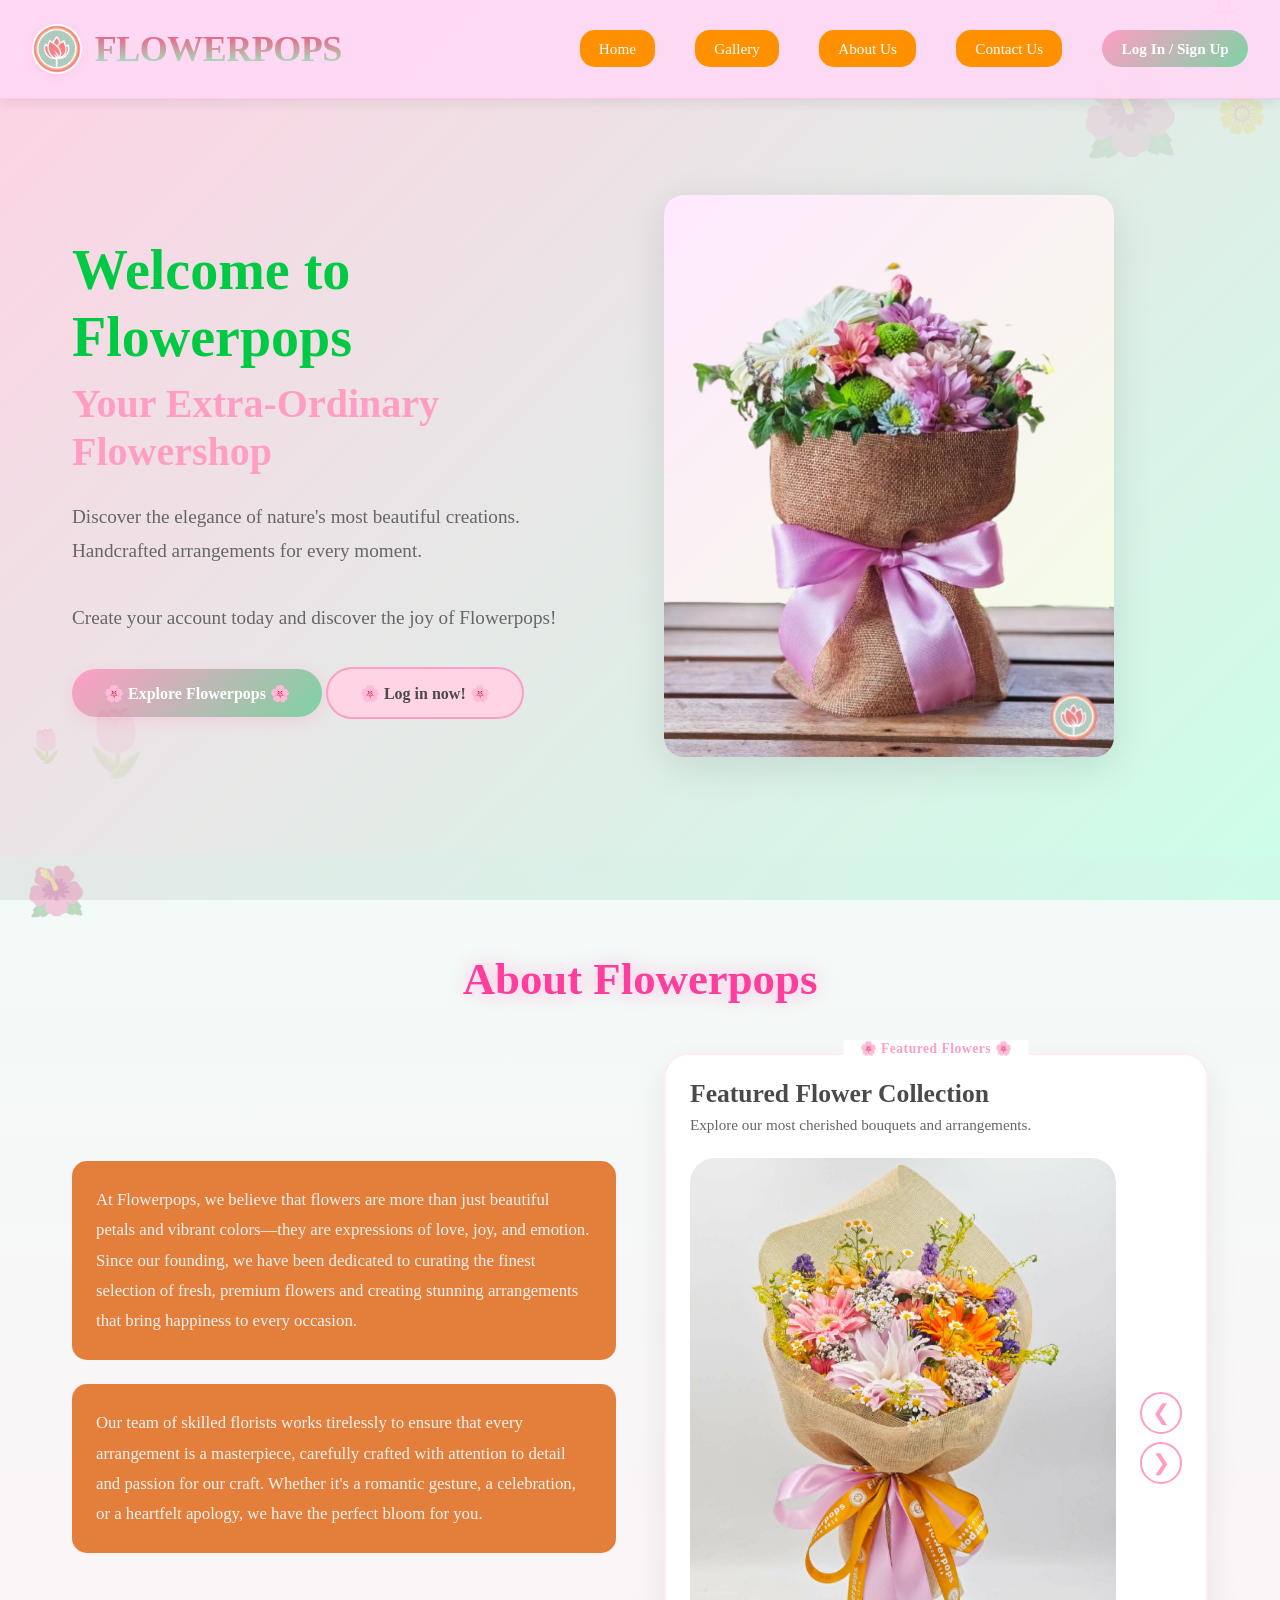
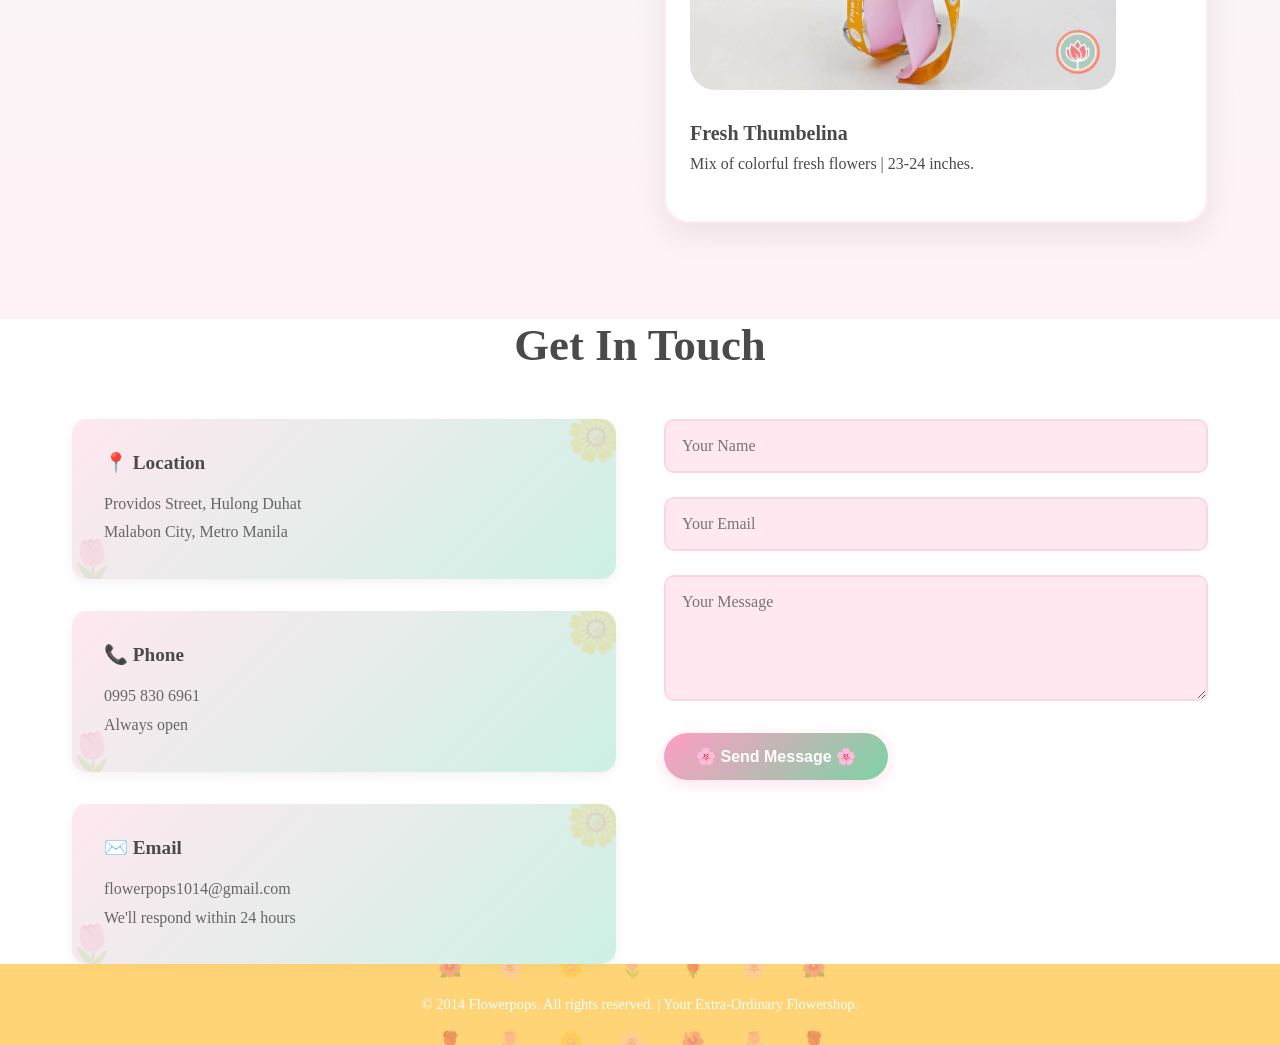
<file: Flowerpops/index.html>
<!DOCTYPE html>
<html lang="en">
<head>
    <meta charset="UTF-8">
    <meta name="viewport" content="width=device-width, initial-scale=1.0">
    <title>Flowerpops - Elegant Flower Shop</title>
    <link rel="icon" type="image/x-icon" href="favicon.ico">
    <link rel="stylesheet" href="indexstyle.css">
</head>
<body>
    <header>
        <div class="logo">
            <img src="logo.jpg" alt="Flowerpops Logo"> 
            <span>FLOWERPOPS</span>
        </div>
        <nav>
            <ul>
                <li><a href="#home">Home</a></li>
                <li><a href="gallery.html">Gallery</a></li>
                <li><a href="#about">About Us</a></li>
                <li><a href="#contact">Contact Us</a></li>
                <li><a href="login.html" class="auth-link">Log In / Sign Up</a></li>
            </ul>
        </nav>
    </header>

    <!-- Hero Section -->
    <section id="home" class="hero">
        <div class="hero-content">
            <h1>Welcome to Flowerpops</h1>
            <h3>Your Extra-Ordinary Flowershop</h3>
            <p>Discover the elegance of nature's most beautiful creations. Handcrafted arrangements for every moment.</p>
            <p>Create your account today and discover the joy of Flowerpops!</p>
            <a href="#about" class="btn btn-primary">Explore Flowerpops</a>
            <a href="login.html" class="btn btn-secondary">Log in now!</a>
        </div>
        <div class="hero-image">
            <img src="Flower-hero1.png" alt="Flowerpops Hero Flowers">
        </div>
    </section>

    <!-- About Us Section -->
    <section id="about" class="about">
        <div class="container">
            <h2>About Flowerpops</h2>
            <div class="about-content">
                <div class="about-text">
                    <br>
                    <br>
                    <br>
                    <br>
                    <br>
                    <br>
                    <p>
                        At Flowerpops, we believe that flowers are more than just beautiful petals and vibrant colors—they are 
                        expressions of love, joy, and emotion. Since our founding, we have been dedicated to curating the finest 
                        selection of fresh, premium flowers and creating stunning arrangements that bring happiness to every occasion.
                    </p>
                    <p>
                        Our team of skilled florists works tirelessly to ensure that every arrangement is a masterpiece, 
                        carefully crafted with attention to detail and passion for our craft. Whether it's a romantic gesture, 
                        a celebration, or a heartfelt apology, we have the perfect bloom for you.
                    </p>
                </div>
                <div class="about-features">
                    <div class="about-slider">
                        <div class="slider-content">
                            <div class="slider-header">
                                <div>
                                    <h3>Featured Flower Collection</h3>
                                    <p>Explore our most cherished bouquets and arrangements.</p>
                                </div>
                            </div>
                            <div class="slider-window">
                                <div class="slider-track">
                                    <article class="slide active">
                                        <img src="thumb.jfif" alt="Fresh Thumbelina">
                                        <div class="slide-copy">
                                            <span class="slide-label">Fresh Thumbelina</span>
                                            <p>Mix of colorful fresh flowers | 23-24 inches.</p>
                                        </div>
                                    </article>
                                    <article class="slide">
                                        <img src="rosie.jfif" alt="Honey Rosie">
                                        <div class="slide-copy">
                                            <span class="slide-label">Honey Rosie</span>
                                            <p>Faux flowers | 17-18 inches.</p>
                                        </div>
                                    </article>
                                    <article class="slide">
                                        <img src="alice.jpg" alt="Alice">
                                        <div class="slide-copy">
                                            <span class="slide-label">Alice</span>
                                            <p>Dries & preserved flowers | 16-17 inches.</p>
                                        </div>
                                    </article>
                                </div>
                            </div>
                        </div>
                        <div class="slider-nav">
                            <button class="slider-btn prev" aria-label="Previous featured flower">❮</button>
                            <button class="slider-btn next" aria-label="Next featured flower">❯</button>
                        </div>
                    </div>
                </div>
            </div>
        </div>
    </section>




    <!-- Contact Us Section -->
    <section id="contact" class="contact">
        <div class="container">
            <h2>Get In Touch</h2>
            <div class="contact-content">
                <div class="contact-info">
                    <div class="info-card">
                        <h3>📍 Location</h3>
                        <p>Providos Street, Hulong Duhat<br>Malabon City, Metro Manila</p>
                    </div>
                    <div class="info-card">
                        <h3>📞 Phone</h3>
                        <p>0995 830 6961<br>Always open</p>
                    </div>
                    <div class="info-card">
                        <h3>✉️ Email</h3>
                        <p>flowerpops1014@gmail.com<br>We'll respond within 24 hours</p>
                    </div>
                </div>
                <form class="contact-form">
                    <input type="text" placeholder="Your Name" required>
                    <input type="email" placeholder="Your Email" required>
                    <textarea placeholder="Your Message" rows="5" required></textarea>
                    <button type="submit" class="btn btn-primary">Send Message</button>
                </form>
            </div>
        </div>
    </section>

    <footer>
        <p>&copy; 2014 Flowerpops. All rights reserved. | Your Extra-Ordinary Flowershop.</p>
    </footer>

     


    <script>

        // About section featured flowers navigation
        const sliderButtons = document.querySelectorAll('.slider-btn');
        const slides = document.querySelectorAll('.slide');
        let currentSlide = 0;

        function updateSlider(index) {
            currentSlide = (index + slides.length) % slides.length;
            slides.forEach((slide, idx) => {
                slide.classList.toggle('active', idx === currentSlide);
            });
        }

        sliderButtons.forEach(button => {
            button.addEventListener('click', () => {
                const nextIndex = button.classList.contains('next') ? currentSlide + 1 : currentSlide - 1;
                updateSlider(nextIndex);
            });
        });

        updateSlider(0);
    </script>
</body>
</html>
</file>
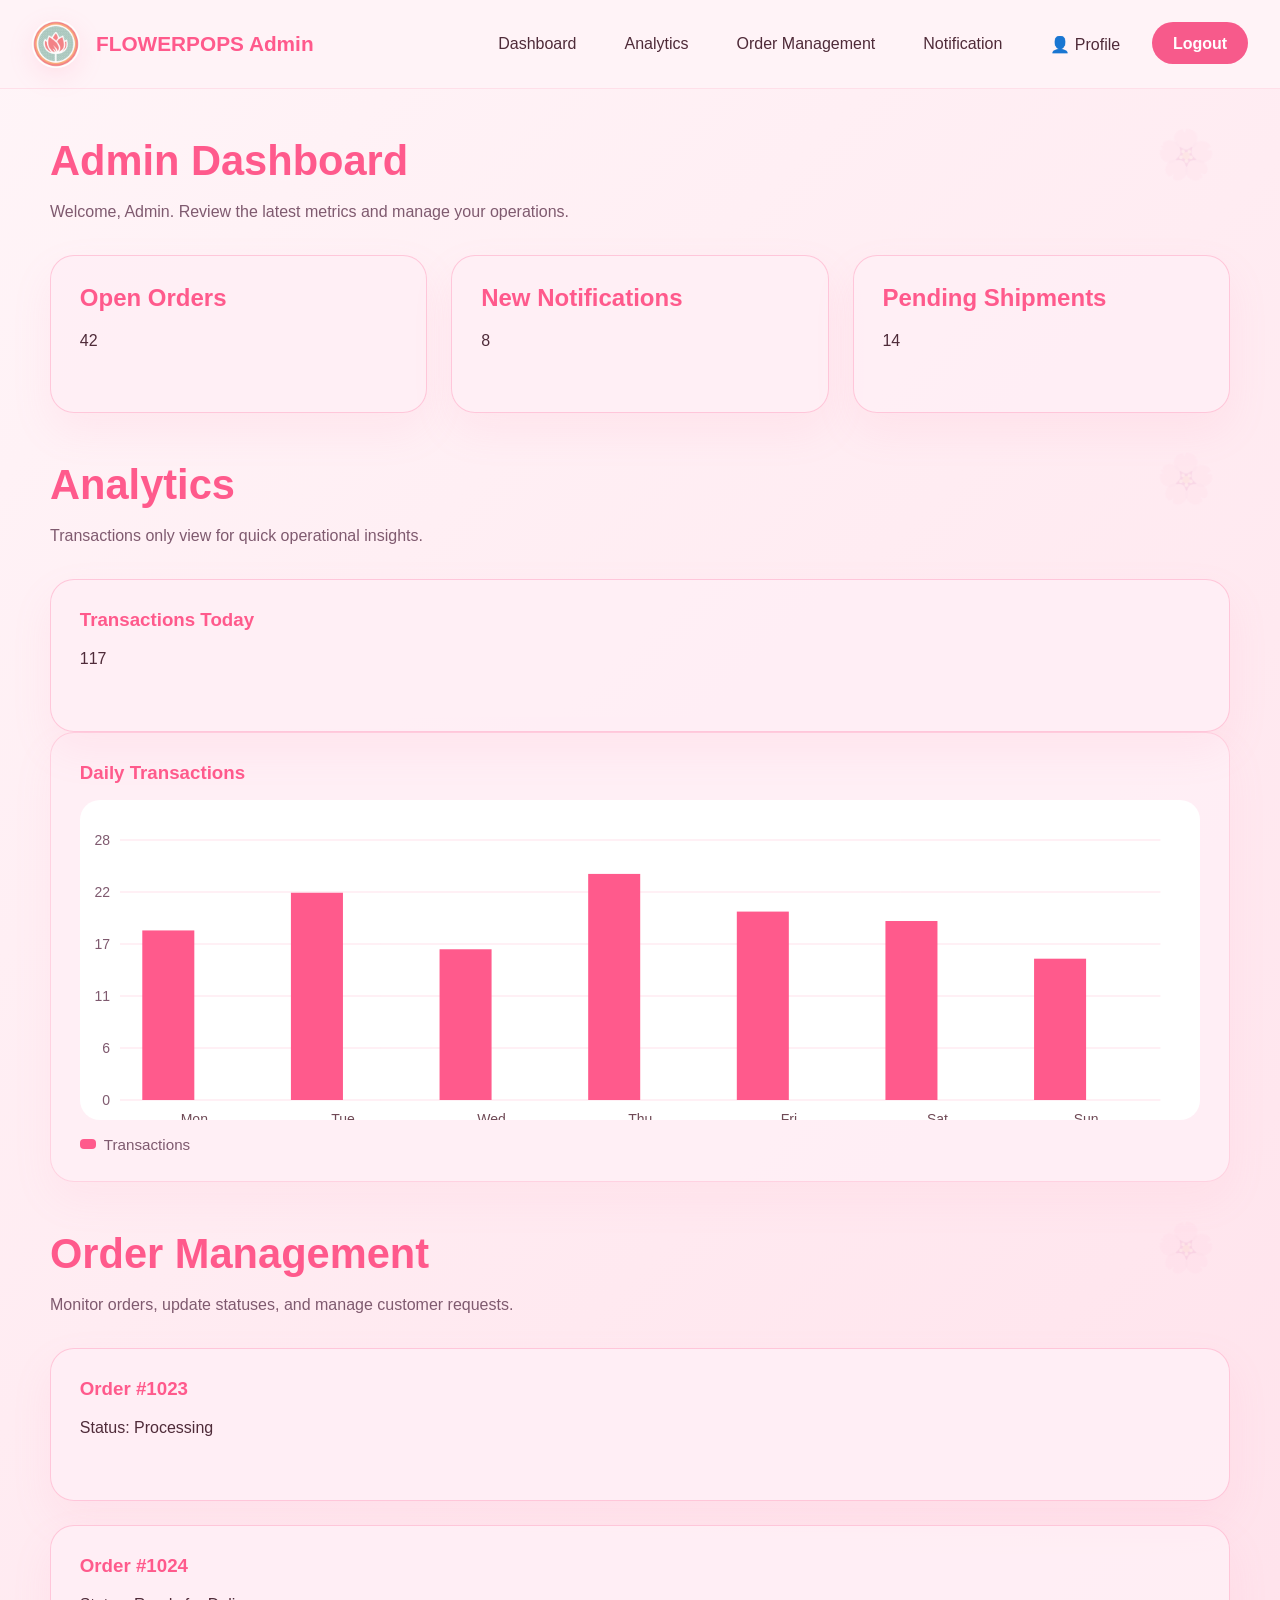
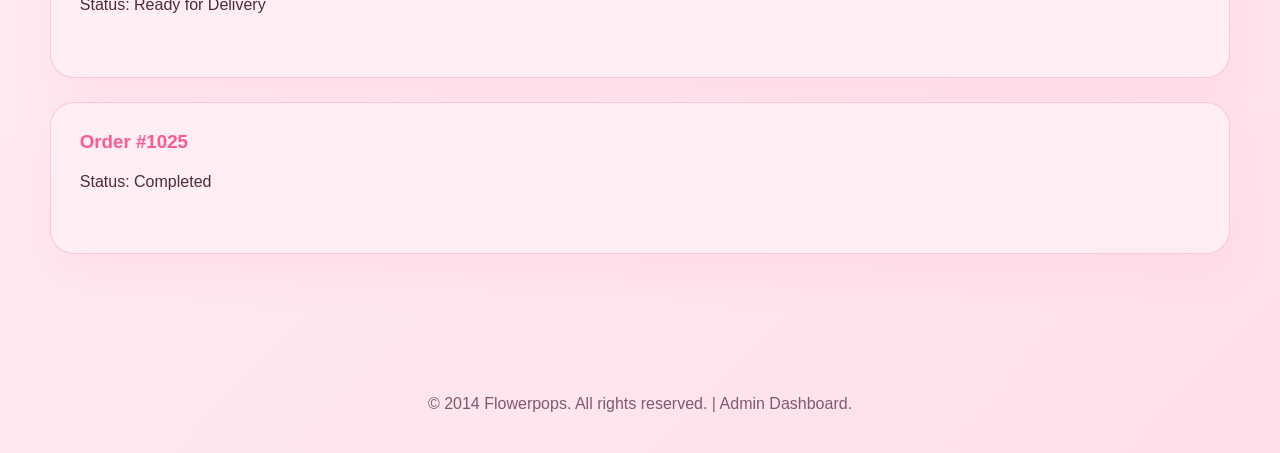
<file: Flowerpops/admin.html>
<!DOCTYPE html>
<html lang="en">
<head>
    <meta charset="UTF-8">
    <meta name="viewport" content="width=device-width, initial-scale=1.0">
    <title>Flowerpops Admin Dashboard</title>
    <link rel="icon" type="image/x-icon" href="favicon.ico">
    <link rel="stylesheet" href="admin.css">
</head>
<body>
    <header>
        <div class="logo">
            <img src="logo.jpg" alt="Flowerpops Logo">
            <span>FLOWERPOPS Admin</span>
        </div>
        <nav>
            <ul>
                <li><a href="#dashboard">Dashboard</a></li>
                <li><a href="#analytics">Analytics</a></li>
                <li><a href="#orders">Order Management</a></li>
                <li><a href="#notifications" id="notifications-link">Notification</a></li>
                <li><a href="#profile" id="profile-link">👤 Profile</a></li>
                <li><a href="login.html" class="auth-link">Logout</a></li>
            </ul>
        </nav>
    </header>

    <main class="admin-main">
        <section id="dashboard" class="dashboard-section">
            <div class="container">
                <h1>Admin Dashboard</h1>
                <p>Welcome, Admin. Review the latest metrics and manage your operations.</p>
                <div class="dashboard-grid">
                    <article class="dashboard-card">
                        <h2>Open Orders</h2>
                        <p>42</p>
                    </article>
                    <article class="dashboard-card">
                        <h2>New Notifications</h2>
                        <p>8</p>
                    </article>
                    <article class="dashboard-card">
                        <h2>Pending Shipments</h2>
                        <p>14</p>
                    </article>
                </div>
            </div>
        </section>

        <section id="analytics" class="analytics-section">
            <div class="container">
                <h2>Analytics</h2>
                <p>Transactions only view for quick operational insights.</p>
                <div class="analytics-summary">
                    <div class="analytics-card">
                        <h3>Transactions Today</h3>
                        <p>117</p>
                    </div>
                </div>
                <div class="analytics-chart-card">
                    <h3>Daily Transactions</h3>
                    <canvas id="admin-daily-transactions-chart"></canvas>
                    <div class="analytics-chart-legend">
                        <span class="orders-legend">Transactions</span>
                    </div>
                </div>
            </div>
        </section>

        <section id="orders" class="orders-section">
            <div class="container">
                <h2>Order Management</h2>
                <p>Monitor orders, update statuses, and manage customer requests.</p>
                <div class="order-list">
                    <article class="order-item">
                        <h3>Order #1023</h3>
                        <p>Status: Processing</p>
                    </article>
                    <article class="order-item">
                        <h3>Order #1024</h3>
                        <p>Status: Ready for Delivery</p>
                    </article>
                    <article class="order-item">
                        <h3>Order #1025</h3>
                        <p>Status: Completed</p>
                    </article>
                </div>
            </div>
        </section>
    </main>

    <!-- Profile Popup -->
    <div id="profile-popup" class="profile-popup">
        <div class="profile-popup-content">
            <div class="profile-popup-header">
                <h3>Profile Management</h3>
                <button id="close-profile-popup" class="close-popup-btn">&times;</button>
            </div>
            <div class="profile-popup-body">
                <div class="profile-info">
                    <p><strong>Name:</strong> Admin</p>
                    <p><strong>Email:</strong> admin@flowerpops.com</p>
                    <p><strong>Role:</strong> Admin</p>
                </div>
                <div class="profile-actions">
                    <button class="btn btn-secondary">Edit Profile</button>
                    <button class="btn btn-secondary">Change Password</button>
                    <button class="btn btn-secondary">Account Settings</button>
                    <button class="btn btn-secondary">Admin Permissions</button>
                </div>
            </div>
        </div>
    </div>

    <!-- Notification Popup -->
    <div id="notification-popup" class="notification-popup">
        <div class="profile-popup-content">
            <div class="profile-popup-header">
                <h3>Notifications</h3>
                <button id="close-notification-popup" class="close-popup-btn">&times;</button>
            </div>
            <div class="profile-popup-body">
                <ul class="notification-list">
                    <li>New low-stock alert on seasonal roses.</li>
                    <li>Invoice payment pending for order #1022.</li>
                    <li>Review pending for customer rating from last delivery.</li>
                </ul>
            </div>
        </div>
    </div>

    <footer>
        <p>&copy; 2014 Flowerpops. All rights reserved. | Admin Dashboard.</p>
    </footer>

    <script>
        const profileLink = document.getElementById('profile-link');
        const notificationLink = document.getElementById('notifications-link');
        const profilePopup = document.getElementById('profile-popup');
        const notificationPopup = document.getElementById('notification-popup');
        const closeProfilePopup = document.getElementById('close-profile-popup');
        const closeNotificationPopup = document.getElementById('close-notification-popup');

        function closeAllPopups() {
            profilePopup.classList.remove('active');
            notificationPopup.classList.remove('active');
        }

        profileLink.addEventListener('click', function(e) {
            e.preventDefault();
            closeAllPopups();
            profilePopup.classList.add('active');
        });

        notificationLink.addEventListener('click', function(e) {
            e.preventDefault();
            closeAllPopups();
            notificationPopup.classList.add('active');
        });

        closeProfilePopup.addEventListener('click', function() {
            profilePopup.classList.remove('active');
        });

        closeNotificationPopup.addEventListener('click', function() {
            notificationPopup.classList.remove('active');
        });

        profilePopup.addEventListener('click', function(e) {
            if (e.target === profilePopup) {
                closeAllPopups();
            }
        });

        notificationPopup.addEventListener('click', function(e) {
            if (e.target === notificationPopup) {
                closeAllPopups();
            }
        });

        function drawBarChart(canvasId, labels, datasets) {
            const canvas = document.getElementById(canvasId);
            if (!canvas) return;
            const rect = canvas.getBoundingClientRect();
            const scale = window.devicePixelRatio || 1;
            canvas.width = rect.width * scale;
            canvas.height = rect.height * scale;
            const ctx = canvas.getContext('2d');
            ctx.setTransform(scale, 0, 0, scale, 0, 0);
            ctx.clearRect(0, 0, rect.width, rect.height);

            const padding = 40;
            const chartWidth = rect.width - padding * 2;
            const chartHeight = rect.height - padding * 1.5;
            const maxValue = Math.max(...datasets.flatMap(ds => ds.data)) * 1.15;
            const labelCount = labels.length;
            const groupWidth = chartWidth / labelCount;
            const barWidth = groupWidth * 0.35;

            ctx.font = '14px Arial';
            ctx.fillStyle = '#6f4a56';
            ctx.textAlign = 'center';

            // Draw grid lines and y-axis labels
            ctx.strokeStyle = 'rgba(255, 138, 174, 0.25)';
            ctx.lineWidth = 1;
            const gridCount = 5;
            for (let i = 0; i <= gridCount; i++) {
                const y = padding + (chartHeight / gridCount) * i;
                const value = Math.round(maxValue - (maxValue / gridCount) * i);
                ctx.beginPath();
                ctx.moveTo(padding, y);
                ctx.lineTo(rect.width - padding, y);
                ctx.stroke();
                ctx.fillStyle = '#7f5a6f';
                ctx.textAlign = 'right';
                ctx.fillText(value.toString(), padding - 10, y + 5);
            }

            // Draw bars
            datasets.forEach((dataset, datasetIndex) => {
                dataset.data.forEach((value, index) => {
                    const x = padding + groupWidth * index + datasetIndex * barWidth + groupWidth * 0.15;
                    const barHeight = (value / maxValue) * chartHeight;
                    const y = padding + chartHeight - barHeight;
                    ctx.fillStyle = dataset.color;
                    ctx.fillRect(x, y, barWidth, barHeight);
                });
            });

            // Draw labels
            labels.forEach((label, index) => {
                const x = padding + groupWidth * index + groupWidth / 2;
                const y = padding + chartHeight + 24;
                ctx.fillStyle = '#6f4a56';
                ctx.textAlign = 'center';
                ctx.fillText(label, x, y);
            });
        }

        function setupAdminAnalyticsChart() {
            drawBarChart('admin-daily-transactions-chart', ['Mon', 'Tue', 'Wed', 'Thu', 'Fri', 'Sat', 'Sun'], [
                { label: 'Transactions', data: [18, 22, 16, 24, 20, 19, 15], color: '#ff5a8c' }
            ]);
        }

        setupAdminAnalyticsChart();
    </script>

</body>
</html>
</file>
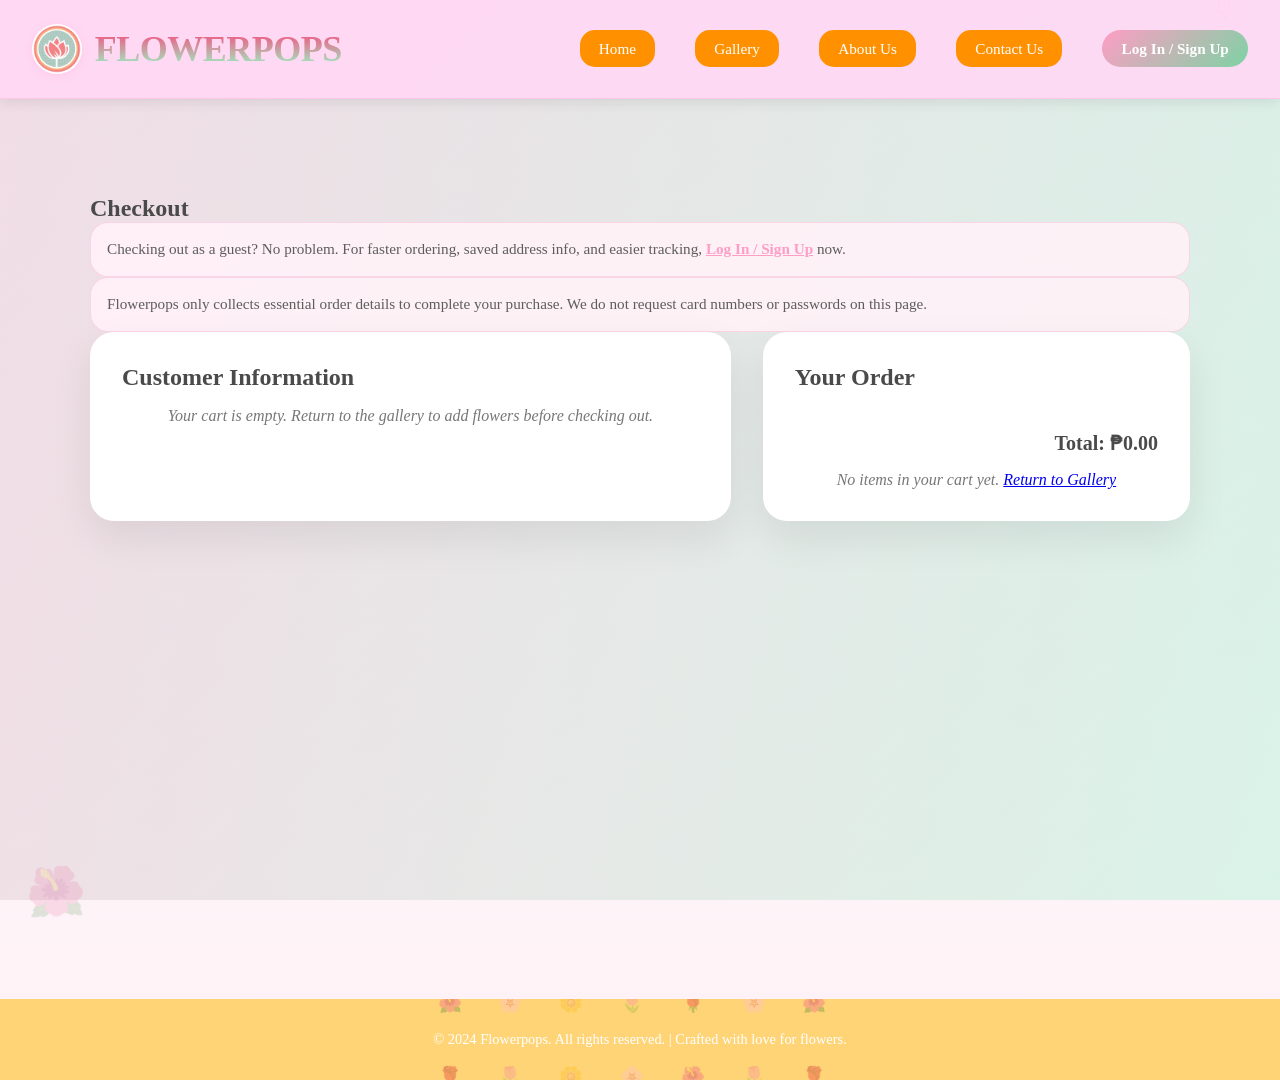
<file: Flowerpops/checkout.html>
<!DOCTYPE html>
<html lang="en">
<head>
    <meta charset="UTF-8">
    <meta name="viewport" content="width=device-width, initial-scale=1.0">
    <title>Flowerpops - Checkout</title>
    <link rel="icon" type="image/x-icon" href="favicon.ico">
    <link rel="stylesheet" href="indexstyle.css">
</head>
<body>
    <header>
        <div class="logo">
            <img src="logo.jpg" alt="Flowerpops Logo">
            <span>FLOWERPOPS</span>
        </div>
        <nav>
            <ul>
                <li><a href="index.html#home">Home</a></li>
                <li><a href="gallery.html">Gallery</a></li>
                <li><a href="index.html#about">About Us</a></li>
                <li><a href="index.html#contact">Contact Us</a></li>
                <li><a href="login.html" class="auth-link">Log In / Sign Up</a></li>
            </ul>
        </nav>
    </header>

    <section class="checkout-section">
        <div class="checkout-container">
            <h1>Checkout</h1>
            <div class="guest-checkout-banner">
                Checking out as a guest? No problem. For faster ordering, saved address info, and easier tracking, <a href="login.html">Log In / Sign Up</a> now.
            </div>
            <div class="security-note">
                Flowerpops only collects essential order details to complete your purchase. We do not request card numbers or passwords on this page.
            </div>
            <div class="checkout-grid">
                <div class="checkout-form">
                    <h2>Customer Information</h2>
                    <form id="checkout-form">
                        <input type="text" id="customer-name" placeholder="Full Name" required>
                        <input type="email" id="customer-email" placeholder="Email Address" required>
                        <input type="tel" id="customer-phone" placeholder="Phone Number" required>
                        <input type="text" id="customer-address" placeholder="Street Address" required>
                        <input type="text" id="customer-city" placeholder="City / Municipality" required>
                        <input type="text" id="customer-postal" placeholder="Postal Code" required>
                        <select id="payment-method" required>
                            <option value="">Select Payment Method</option>
                            <option value="cash">Cash on Delivery</option>
                            <option value="gcash">Gcash</option>
                            <option value="bank">Bank Transfer</option>
                        </select>
                        <textarea id="customer-notes" placeholder="Additional order notes (optional)"></textarea>
                        <button type="submit" class="btn btn-primary">Place Order</button>
                    </form>
                    <p class="no-order" id="checkout-empty-message" style="display:none;">Your cart is empty. Return to the gallery to add flowers before checking out.</p>
                </div>
                <div class="order-summary">
                    <h2>Your Order</h2>
                    <div class="summary-items" id="summary-items"></div>
                    <p class="summary-total">Total: ₱<span id="summary-total">0.00</span></p>
                    <p class="no-order" id="order-summary-empty" style="display:none;">No items in your cart yet. <a href="gallery.html">Return to Gallery</a></p>
                </div>
            </div>
        </div>
    </section>

    <footer>
        <p>&copy; 2024 Flowerpops. All rights reserved. | Crafted with love for flowers.</p>
    </footer>

    <script>
        document.addEventListener('DOMContentLoaded', function() {
            const cartKey = 'flowerpopsCart';
            const summaryItems = document.getElementById('summary-items');
            const summaryTotal = document.getElementById('summary-total');
            const checkoutForm = document.getElementById('checkout-form');
            const checkoutEmptyMessage = document.getElementById('checkout-empty-message');
            const orderSummaryEmpty = document.getElementById('order-summary-empty');

            const storedCart = localStorage.getItem(cartKey);
            const cart = storedCart ? JSON.parse(storedCart) : [];

            function renderSummary() {
                summaryItems.innerHTML = '';
                if (!cart.length) {
                    summaryItems.innerHTML = '';
                    summaryTotal.textContent = '0.00';
                    checkoutForm.style.display = 'none';
                    checkoutEmptyMessage.style.display = 'block';
                    orderSummaryEmpty.style.display = 'block';
                    return;
                }

                checkoutForm.style.display = 'block';
                checkoutEmptyMessage.style.display = 'none';
                orderSummaryEmpty.style.display = 'none';

                let total = 0;
                cart.forEach(item => {
                    const itemEl = document.createElement('div');
                    itemEl.className = 'summary-item';
                    const itemTotal = item.price * item.quantity;
                    total += itemTotal;
                    itemEl.innerHTML = `
                        <span>${item.title} x${item.quantity}</span>
                        <span>₱${itemTotal.toFixed(2)}</span>
                    `;
                    summaryItems.appendChild(itemEl);
                });
                summaryTotal.textContent = total.toFixed(2);
            }

            checkoutForm.addEventListener('submit', function(event) {
                event.preventDefault();
                if (!cart.length) return;
                const name = document.getElementById('customer-name').value.trim();
                const email = document.getElementById('customer-email').value.trim();
                const phone = document.getElementById('customer-phone').value.trim();
                const address = document.getElementById('customer-address').value.trim();
                const city = document.getElementById('customer-city').value.trim();
                const postal = document.getElementById('customer-postal').value.trim();
                const payment = document.getElementById('payment-method').value;

                if (!name || !email || !phone || !address || !city || !postal || !payment) {
                    alert('Please complete all required fields before placing your order.');
                    return;
                }

                localStorage.removeItem(cartKey);
                alert('Thank you for your order, ' + name + '! Your request has been received.');
                window.location.href = 'gallery.html';
            });

            renderSummary();
        });
    </script>
</body>
</html>
</file>
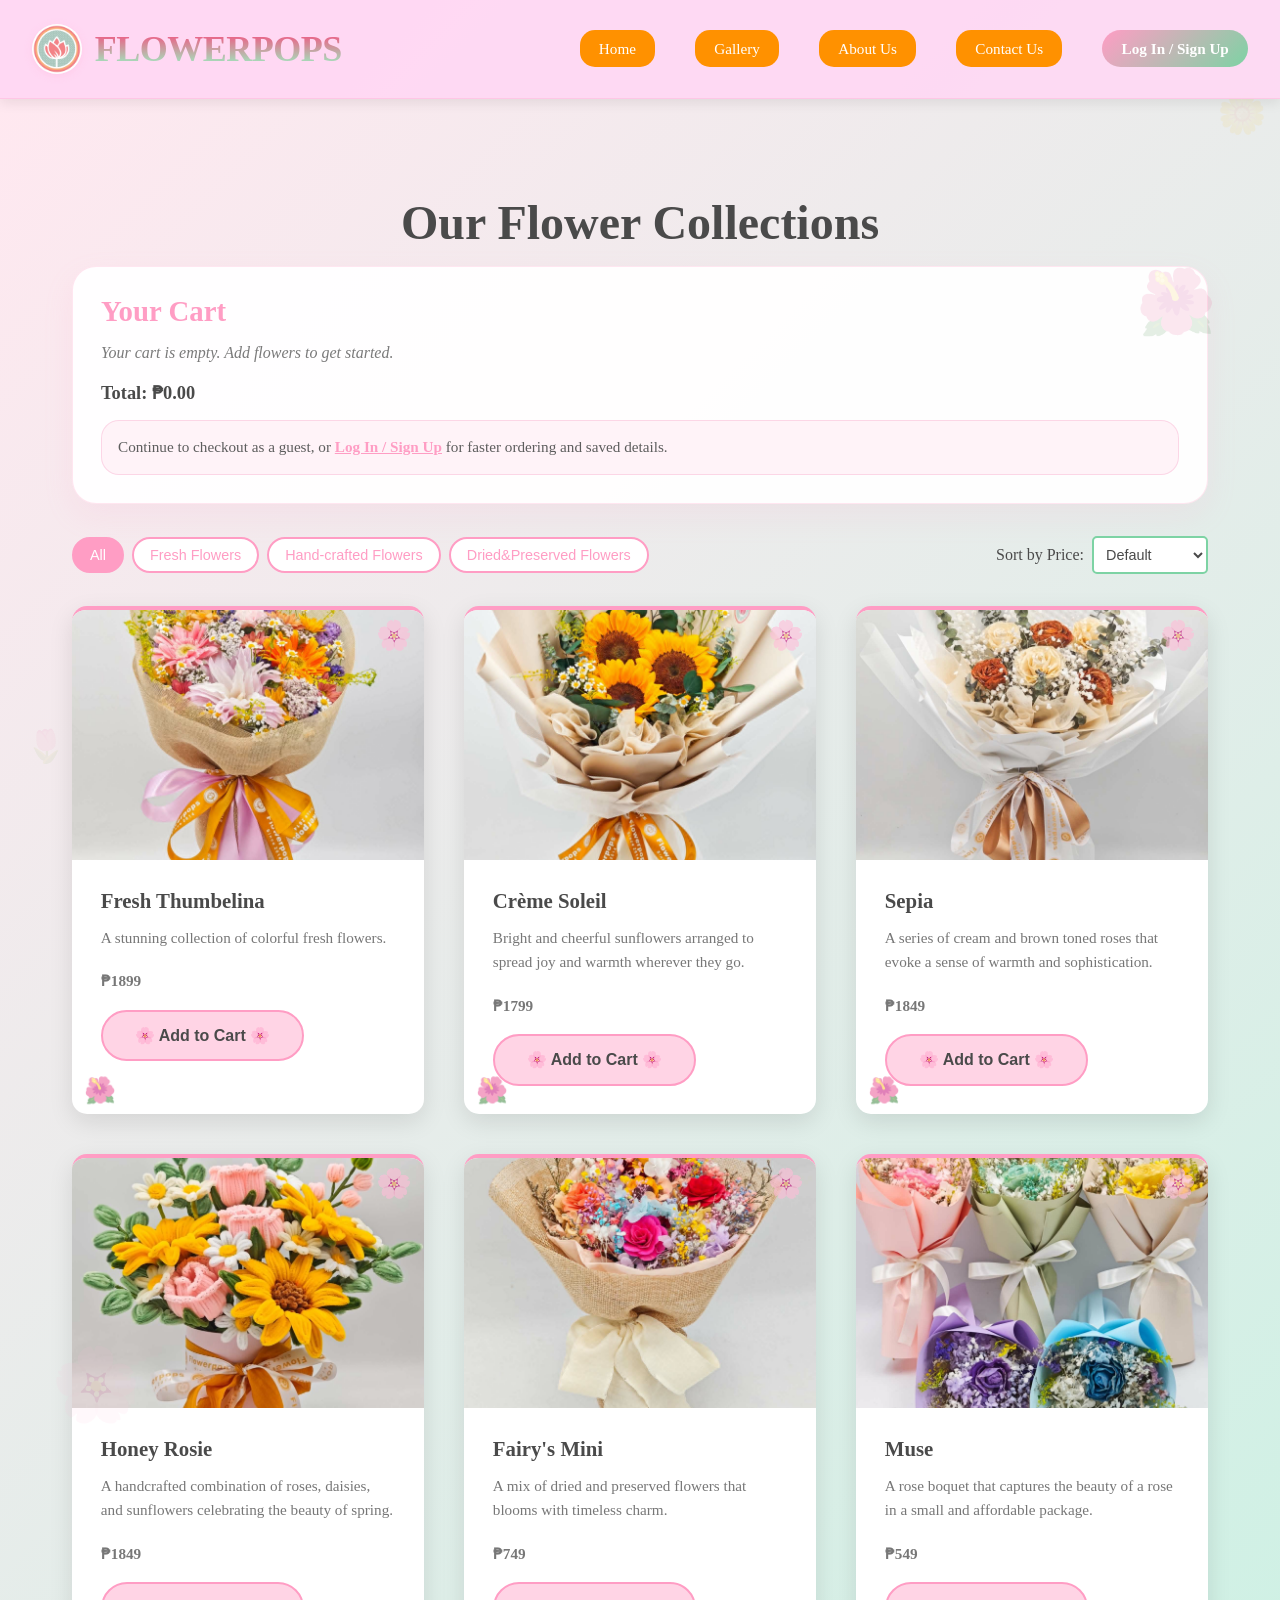
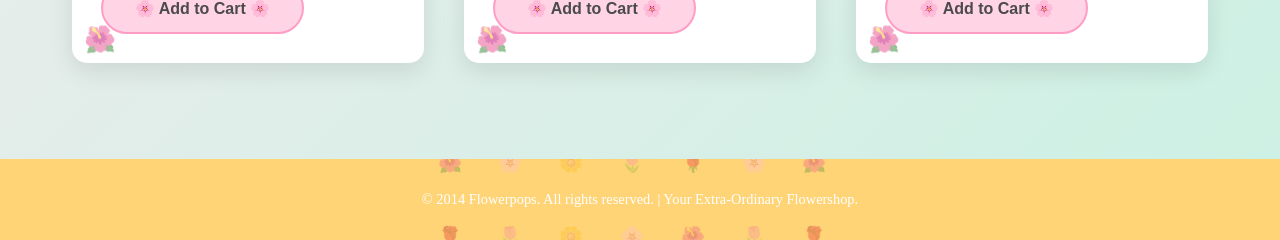
<file: Flowerpops/gallery.html>
<!DOCTYPE html>
<html lang="en">
<head>
    <meta charset="UTF-8">
    <meta name="viewport" content="width=device-width, initial-scale=1.0">
    <title>Flowerpops - Gallery</title>
    <link rel="icon" type="image/x-icon" href="favicon.ico">
    <link rel="stylesheet" href="indexstyle.css">
</head>
<body>
    <header>
        <div class="logo">
            <img src="logo.jpg" alt="Flowerpops Logo"> 
            <span>FLOWERPOPS</span>
        </div>
        <nav>
            <ul>
                <li><a href="index.html#home">Home</a></li>
                <li><a href="gallery.html">Gallery</a></li>
                <li><a href="index.html#about">About Us</a></li>
                <li><a href="index.html#contact">Contact Us</a></li>
                <li><a href="login.html" class="auth-link">Log In / Sign Up</a></li>
            </ul>
        </nav>
    </header>

    <section class="gallery-section">
        <div class="container">
            <h1>Our Flower Collections</h1>
            <div class="cart-panel">
                <h2>Your Cart</h2>
                <div class="cart-items">
                    <p class="empty-cart">Your cart is empty. Add flowers to get started.</p>
                </div>
                <div class="cart-summary">
                    <p>Total: ₱<span id="cart-total">0.00</span></p>
                    <div class="guest-checkout-notice">
                        Continue to checkout as a guest, or <a href="login.html">Log In / Sign Up</a> for faster ordering and saved details.
                    </div>
                    <a id="checkout-btn" class="btn btn-primary" href="checkout.html" style="display: none;">Proceed to Checkout</a>
                </div>
            </div>
            <div class="filters">
                <div class="category-filters">
                    <button class="filter-btn active" data-category="all">All</button>
                    <button class="filter-btn" data-category="Fresh Flowers">Fresh Flowers</button>
                    <button class="filter-btn" data-category="Hand-crafted Flowers">Hand-crafted Flowers</button>
                    <button class="filter-btn" data-category="Dried&Preserved Flowers">Dried&Preserved Flowers</button>
                </div>
                <div class="sort-options">
                    <label for="sort-price">Sort by Price:</label>
                    <select id="sort-price">
                        <option value="default">Default</option>
                        <option value="low-to-high">Low to High</option>
                        <option value="high-to-low">High to Low</option>
                    </select>
                </div>
            </div>
            
            <div class="flower-grid">
                <div class="flower-card" data-category="Fresh Flowers" data-price="1899">
                    <div class="flower-image">
                        <img src="thumb.jfif" alt="Fresh Thumbelina">
                    </div>
                    <div class="flower-info">
                        <h3>Fresh Thumbelina</h3>
                        <p>A stunning collection of colorful fresh flowers.</p>
                        <p class="price">₱1899</p>
                        <button class="btn btn-secondary add-to-cart">Add to Cart</button>
                    </div>
                </div>

                <div class="flower-card" data-category="Fresh Flowers" data-price="1799">
                    <div class="flower-image">
                        <img src="soleil.jfif" alt="Crème Soleil">
                    </div>
                    <div class="flower-info">
                        <h3>Crème Soleil</h3>
                        <p>Bright and cheerful sunflowers arranged to spread joy and warmth wherever they go.</p>
                        <p class="price">₱1799</p>
                        <button class="btn btn-secondary add-to-cart">Add to Cart</button>
                    </div>
                </div>

                <div class="flower-card" data-category="Dried&Preserved Flowers" data-price="1849">
                    <div class="flower-image">
                        <img src="sepia.jfif" alt="Sepia">
                    </div>
                    <div class="flower-info">
                        <h3>Sepia</h3>
                        <p>A series of cream and brown toned roses that evoke a sense of warmth and sophistication.</p>
                        <p class="price">₱1849</p>
                        <button class="btn btn-secondary add-to-cart">Add to Cart</button>
                    </div>
                </div>

                <div class="flower-card" data-category="Hand-crafted Flowers" data-price="1849">
                    <div class="flower-image">
                        <img src="rosie.jfif" alt="Honey Rosie">
                    </div>
                    <div class="flower-info">
                        <h3>Honey Rosie</h3>
                        <p>A handcrafted combination of roses, daisies, and sunflowers celebrating the beauty of spring.</p>
                        <p class="price">₱1849</p>
                        <button class="btn btn-secondary add-to-cart">Add to Cart</button>
                    </div>
                </div>

                <div class="flower-card" data-category="Dried&Preserved Flowers" data-price="749">
                    <div class="flower-image">
                        <img src="mini.jfif" alt="Fairy's Mini">
                    </div>
                    <div class="flower-info">
                        <h3>Fairy's Mini</h3>
                        <p>A mix of dried and preserved flowers that blooms with timeless charm.</p>
                        <p class="price">₱749</p>
                        <button class="btn btn-secondary add-to-cart">Add to Cart</button>
                    </div>
                </div>

                <div class="flower-card" data-category="Dried&Preserved Flowers" data-price="549">
                    <div class="flower-image">
                        <img src="muse.jfif" alt="Muse">
                    </div>
                    <div class="flower-info">
                        <h3>Muse</h3>
                        <p>A rose boquet that captures the beauty of a rose in a small and affordable package.</p>
                        <p class="price">₱549</p>
                        <button class="btn btn-secondary add-to-cart">Add to Cart</button>
                    </div>
                </div>
            </div>
        </div>
    </section>

    <footer>
        <p>&copy; 2014 Flowerpops. All rights reserved. | Your Extra-Ordinary Flowershop.</p>
    </footer>

    <script src="galleryscript.js"></script>
</body>
</html>
</file>
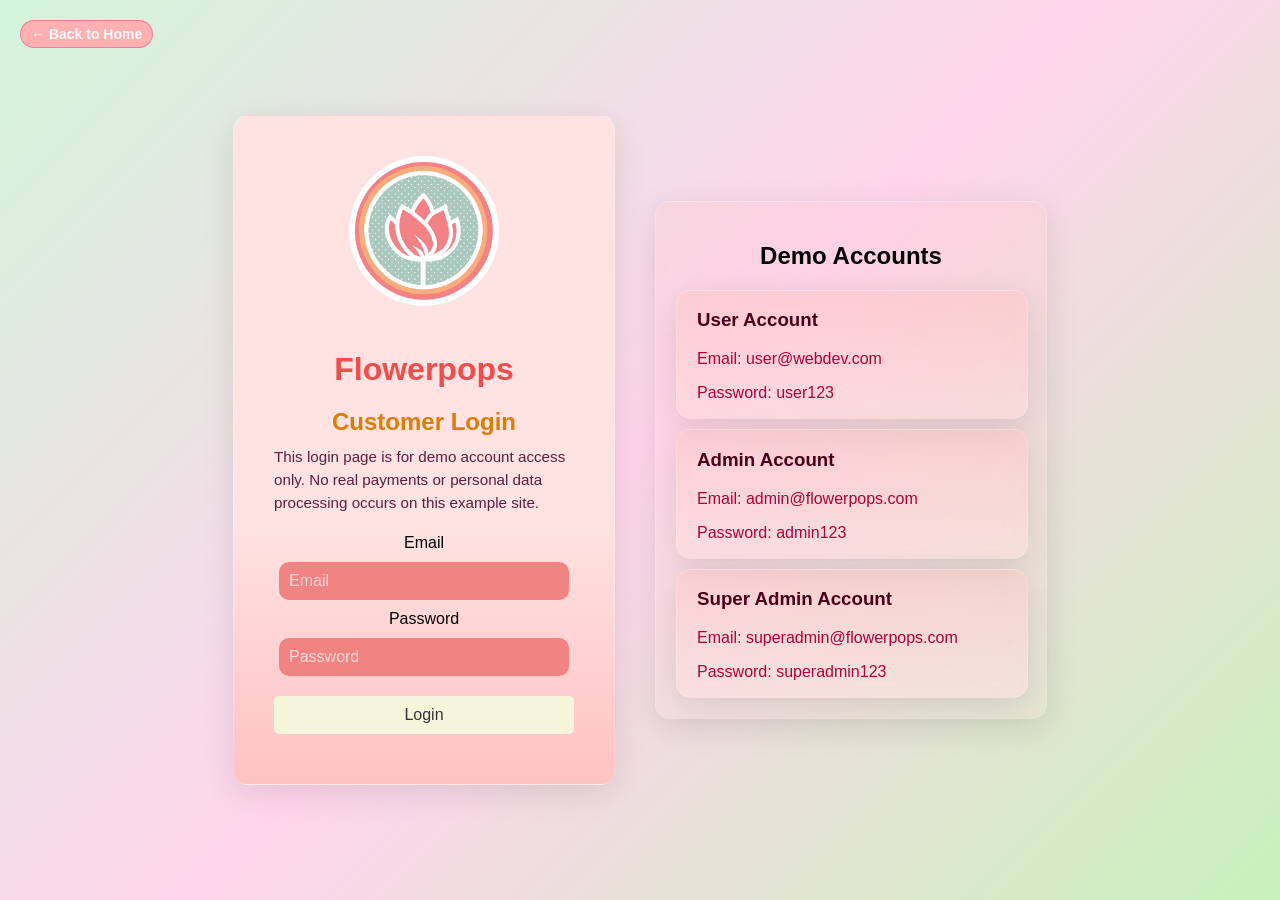
<file: Flowerpops/login.html>
<!DOCTYPE html>
<html lang="en">
<head>
    <meta charset="UTF-8">
    <meta name="viewport" content="width=device-width, initial-scale=1.0">
    <title>Login - Flowerpops</title>
    <link rel="icon" type="image/x-icon" href="favicon.ico">
    <link rel="stylesheet" href="loginstyle.css">
    <script src="loginscript.js" defer></script>
</head>
<body>
    <a href="index.html" class="back-link">← Back to Home</a>
    
    <div class="login-card">
        <img src="logo.jpg" alt="Flowerpops Logo" class="logo">
        <h1>Flowerpops</h1>
        <h2>Customer Login</h2>
        <p class="page-note">This login page is for demo account access only. No real payments or personal data processing occurs on this example site.</p>
        <form id="login-form">
            <label for="email">Email</label>
            <input type="email" id="email" placeholder="Email" required>
            <label for="password">Password</label>
            <input type="password" id="password" placeholder="Password" required>
            <button type="submit">Login</button>
        </form>
    </div>

    <div class="demo-card">
        <h2>Demo Accounts</h2>
        <div class="demo-accounts">
            <div class="user-account">
                <h3>User Account</h3>
                <p>Email: user@webdev.com</p>
                <p>Password: user123</p>
            </div>
            <div class="admin-account">
                <h3>Admin Account</h3>
                <p>Email: admin@flowerpops.com</p>
                <p>Password: admin123</p>
            </div>
            <div class="super-admin">
                <h3>Super Admin Account</h3>
                <p>Email: superadmin@flowerpops.com</p>
                <p>Password: superadmin123</p>
            </div>
        </div>
    </div>
</body>
</html>
</file>
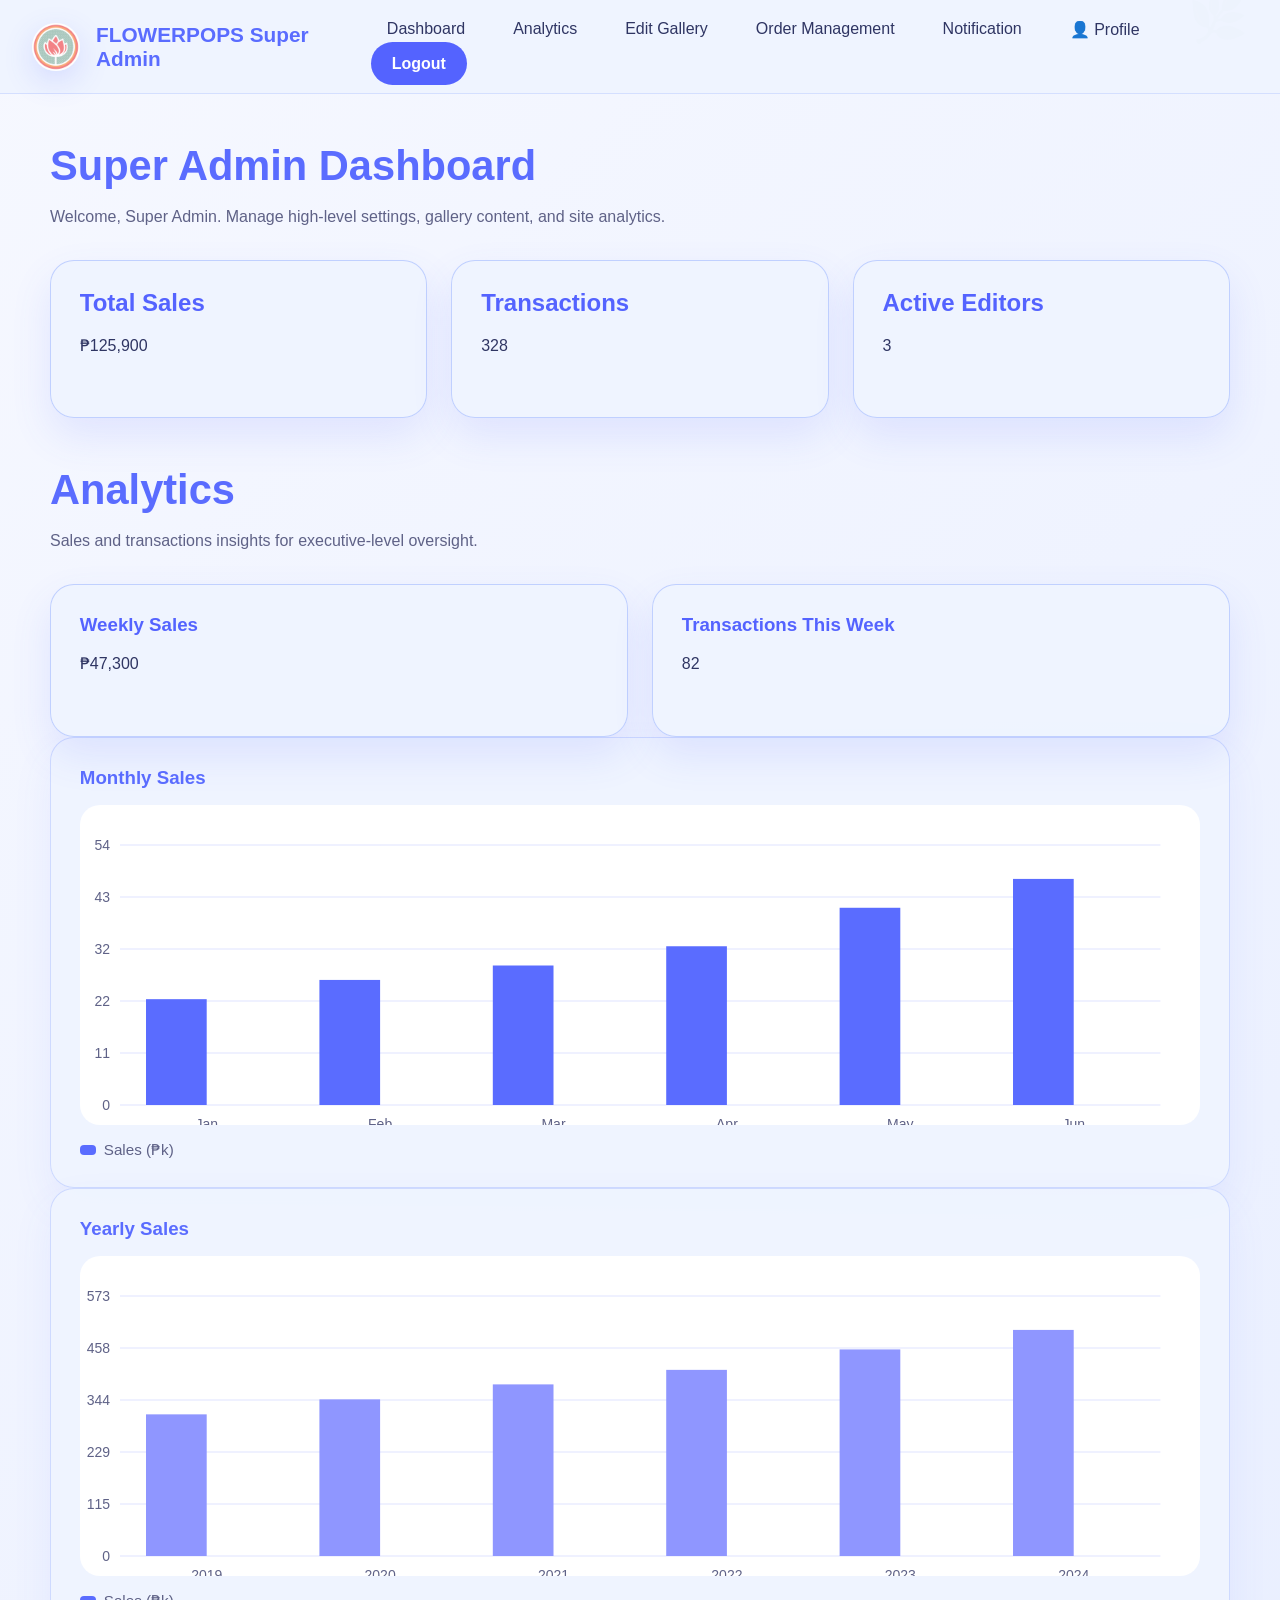
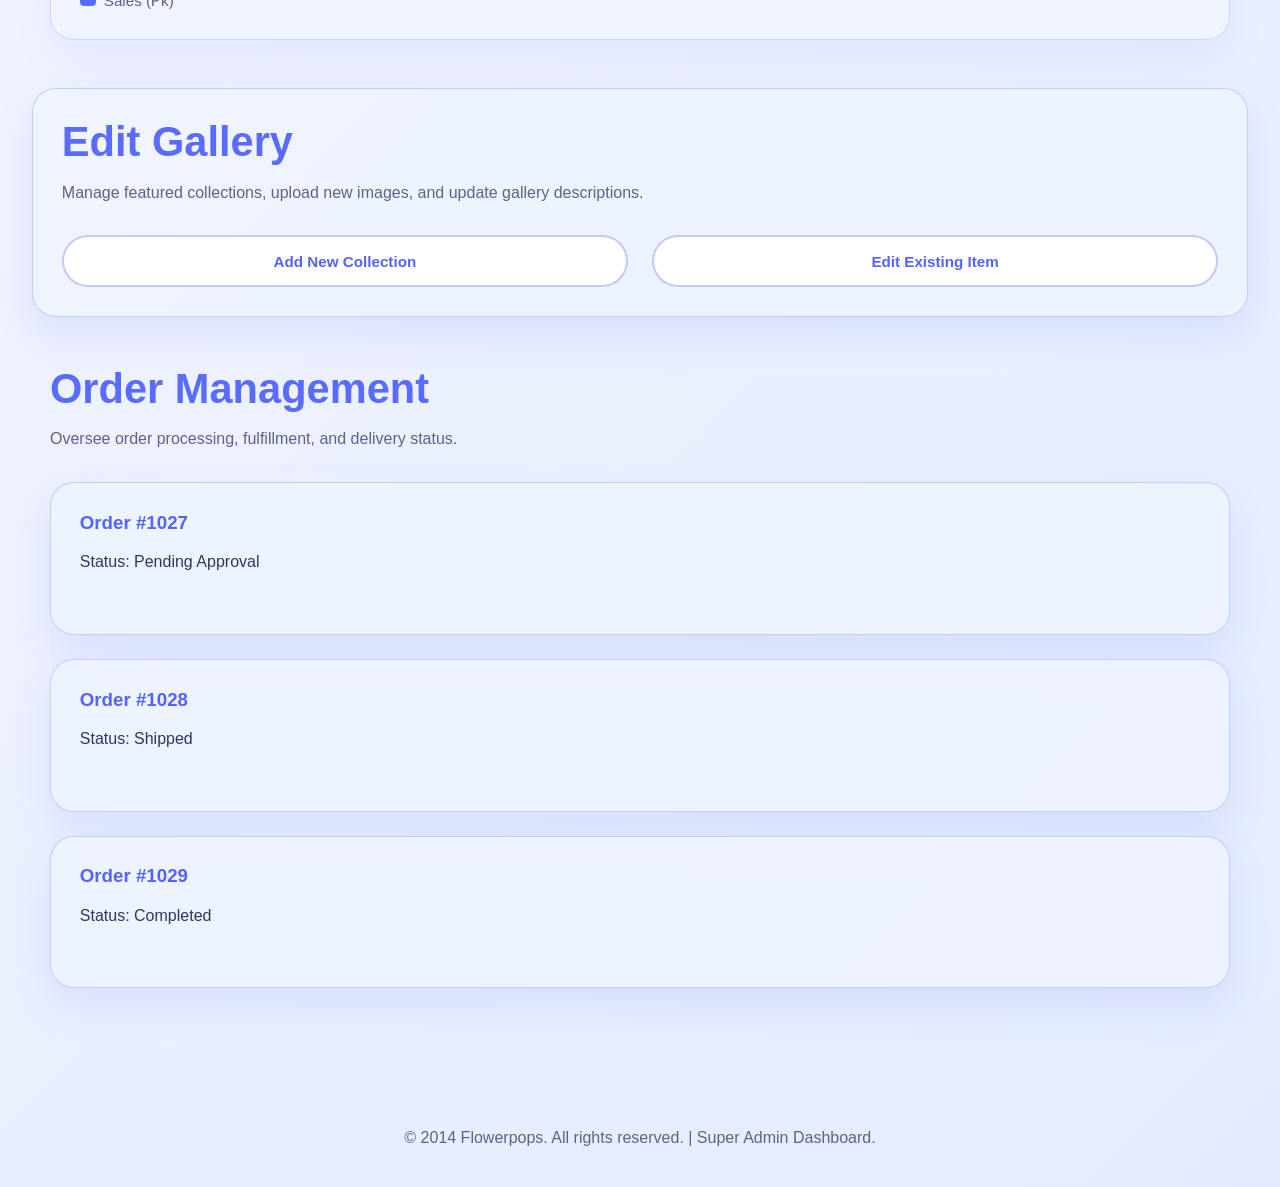
<file: Flowerpops/superadmin.html>
<!DOCTYPE html>
<html lang="en">
<head>
    <meta charset="UTF-8">
    <meta name="viewport" content="width=device-width, initial-scale=1.0">
    <title>Flowerpops Super Admin Dashboard</title>
    <link rel="icon" type="image/x-icon" href="favicon.ico">
    <link rel="stylesheet" href="superadmin.css">
</head>
<body>
    <header>
        <div class="logo">
            <img src="logo.jpg" alt="Flowerpops Logo">
            <span>FLOWERPOPS Super Admin</span>
        </div>
        <nav>
            <ul>
                <li><a href="#dashboard">Dashboard</a></li>
                <li><a href="#analytics">Analytics</a></li>
                <li><a href="#edit-gallery">Edit Gallery</a></li>
                <li><a href="#orders">Order Management</a></li>
                <li><a href="#notifications" id="notifications-link">Notification</a></li>
                <li><a href="#profile" id="profile-link">👤 Profile</a></li>
                <li><a href="login.html" class="auth-link">Logout</a></li>
            </ul>
        </nav>
    </header>

    <main class="admin-main">
        <section id="dashboard" class="dashboard-section">
            <div class="container">
                <h1>Super Admin Dashboard</h1>
                <p>Welcome, Super Admin. Manage high-level settings, gallery content, and site analytics.</p>
                <div class="dashboard-grid">
                    <article class="dashboard-card">
                        <h2>Total Sales</h2>
                        <p>₱125,900</p>
                    </article>
                    <article class="dashboard-card">
                        <h2>Transactions</h2>
                        <p>328</p>
                    </article>
                    <article class="dashboard-card">
                        <h2>Active Editors</h2>
                        <p>3</p>
                    </article>
                </div>
            </div>
        </section>

        <section id="analytics" class="analytics-section">
            <div class="container">
                <h2>Analytics</h2>
                <p>Sales and transactions insights for executive-level oversight.</p>
                <div class="analytics-summary">
                    <div class="analytics-card">
                        <h3>Weekly Sales</h3>
                        <p>₱47,300</p>
                    </div>
                    <div class="analytics-card">
                        <h3>Transactions This Week</h3>
                        <p>82</p>
                    </div>
                </div>
                <div class="analytics-chart-card">
                    <h3>Monthly Sales</h3>
                    <canvas id="superadmin-monthly-sales-chart"></canvas>
                    <div class="analytics-chart-legend">
                        <span class="orders-legend">Sales (₱k)</span>
                    </div>
                </div>
                <div class="analytics-chart-card">
                    <h3>Yearly Sales</h3>
                    <canvas id="superadmin-yearly-sales-chart"></canvas>
                    <div class="analytics-chart-legend">
                        <span class="orders-legend">Sales (₱k)</span>
                    </div>
                </div>
            </div>
        </section>

        <section id="edit-gallery" class="gallery-edit-section">
            <div class="container">
                <h2>Edit Gallery</h2>
                <p>Manage featured collections, upload new images, and update gallery descriptions.</p>
                <div class="gallery-actions">
                    <button class="btn btn-secondary">Add New Collection</button>
                    <button class="btn btn-secondary">Edit Existing Item</button>
                </div>
            </div>
        </section>

        <section id="orders" class="orders-section">
            <div class="container">
                <h2>Order Management</h2>
                <p>Oversee order processing, fulfillment, and delivery status.</p>
                <div class="order-list">
                    <article class="order-item">
                        <h3>Order #1027</h3>
                        <p>Status: Pending Approval</p>
                    </article>
                    <article class="order-item">
                        <h3>Order #1028</h3>
                        <p>Status: Shipped</p>
                    </article>
                    <article class="order-item">
                        <h3>Order #1029</h3>
                        <p>Status: Completed</p>
                    </article>
                </div>
            </div>
        </section>

        
    </main>

    <!-- Profile Popup -->
    <div id="profile-popup" class="profile-popup">
        <div class="profile-popup-content">
            <div class="profile-popup-header">
                <h3>Profile Management</h3>
                <button id="close-profile-popup" class="close-popup-btn">&times;</button>
            </div>
            <div class="profile-popup-body">
                <div class="profile-info">
                    <p><strong>Name:</strong> Super Admin</p>
                    <p><strong>Email:</strong> superadmin@flowerpops.com</p>
                    <p><strong>Role:</strong> Super Admin</p>
                </div>
                <div class="profile-actions">
                    <button class="btn btn-secondary">Edit Profile</button>
                    <button class="btn btn-secondary">Change Password</button>
                    <button class="btn btn-secondary">Account Settings</button>
                    <button class="btn btn-secondary">Super Admin Controls</button>
                    <button class="btn btn-secondary">System Settings</button>
                </div>
            </div>
        </div>
    </div>

    <!-- Notification Popup -->
    <div id="notification-popup" class="notification-popup">
        <div class="profile-popup-content">
            <div class="profile-popup-header">
                <h3>Notifications</h3>
                <button id="close-notification-popup" class="close-popup-btn">&times;</button>
            </div>
            <div class="profile-popup-body">
                <ul class="notification-list">
                    <li>New gallery collection submitted for review.</li>
                    <li>Sales target reached for the month.</li>
                    <li>Security audit report ready for download.</li>
                </ul>
            </div>
        </div>
    </div>

    <footer>
        <p>&copy; 2014 Flowerpops. All rights reserved. | Super Admin Dashboard.</p>
    </footer>

    <script>
        const profileLink = document.getElementById('profile-link');
        const notificationLink = document.getElementById('notifications-link');
        const profilePopup = document.getElementById('profile-popup');
        const notificationPopup = document.getElementById('notification-popup');
        const closeProfilePopup = document.getElementById('close-profile-popup');
        const closeNotificationPopup = document.getElementById('close-notification-popup');

        function closeAllPopups() {
            profilePopup.classList.remove('active');
            notificationPopup.classList.remove('active');
        }

        profileLink.addEventListener('click', function(e) {
            e.preventDefault();
            closeAllPopups();
            profilePopup.classList.add('active');
        });

        notificationLink.addEventListener('click', function(e) {
            e.preventDefault();
            closeAllPopups();
            notificationPopup.classList.add('active');
        });

        closeProfilePopup.addEventListener('click', function() {
            profilePopup.classList.remove('active');
        });

        closeNotificationPopup.addEventListener('click', function() {
            notificationPopup.classList.remove('active');
        });

        profilePopup.addEventListener('click', function(e) {
            if (e.target === profilePopup) {
                closeAllPopups();
            }
        });

        notificationPopup.addEventListener('click', function(e) {
            if (e.target === notificationPopup) {
                closeAllPopups();
            }
        });

        function drawBarChart(canvasId, labels, datasets) {
            const canvas = document.getElementById(canvasId);
            if (!canvas) return;
            const rect = canvas.getBoundingClientRect();
            const scale = window.devicePixelRatio || 1;
            canvas.width = rect.width * scale;
            canvas.height = rect.height * scale;
            const ctx = canvas.getContext('2d');
            ctx.setTransform(scale, 0, 0, scale, 0, 0);
            ctx.clearRect(0, 0, rect.width, rect.height);

            const padding = 40;
            const chartWidth = rect.width - padding * 2;
            const chartHeight = rect.height - padding * 1.5;
            const maxValue = Math.max(...datasets.flatMap(ds => ds.data)) * 1.15;
            const labelCount = labels.length;
            const groupWidth = chartWidth / labelCount;
            const barWidth = groupWidth * 0.35;

            ctx.font = '14px Arial';
            ctx.fillStyle = '#4b4f6c';
            ctx.textAlign = 'center';

            ctx.strokeStyle = 'rgba(84, 99, 255, 0.18)';
            ctx.lineWidth = 1;
            const gridCount = 5;
            for (let i = 0; i <= gridCount; i++) {
                const y = padding + (chartHeight / gridCount) * i;
                const value = Math.round(maxValue - (maxValue / gridCount) * i);
                ctx.beginPath();
                ctx.moveTo(padding, y);
                ctx.lineTo(rect.width - padding, y);
                ctx.stroke();
                ctx.fillStyle = '#5f6287';
                ctx.textAlign = 'right';
                ctx.fillText(value.toString(), padding - 10, y + 5);
            }

            datasets.forEach((dataset, datasetIndex) => {
                dataset.data.forEach((value, index) => {
                    const x = padding + groupWidth * index + datasetIndex * barWidth + groupWidth * 0.15;
                    const barHeight = (value / maxValue) * chartHeight;
                    const y = padding + chartHeight - barHeight;
                    ctx.fillStyle = dataset.color;
                    ctx.fillRect(x, y, barWidth, barHeight);
                });
            });

            labels.forEach((label, index) => {
                const x = padding + groupWidth * index + groupWidth / 2;
                const y = padding + chartHeight + 24;
                ctx.fillStyle = '#5f6287';
                ctx.textAlign = 'center';
                ctx.fillText(label, x, y);
            });
        }

        function setupSuperadminAnalyticsChart() {
            drawBarChart('superadmin-monthly-sales-chart', ['Jan', 'Feb', 'Mar', 'Apr', 'May', 'Jun'], [
                { label: 'Sales', data: [22, 26, 29, 33, 41, 47], color: '#5a6cff' }
            ]);
            drawBarChart('superadmin-yearly-sales-chart', ['2019', '2020', '2021', '2022', '2023', '2024'], [
                { label: 'Sales', data: [312, 345, 378, 410, 455, 498], color: '#8f96ff' }
            ]);
        }

        setupSuperadminAnalyticsChart();
    </script>
</body>
</html>
</file>
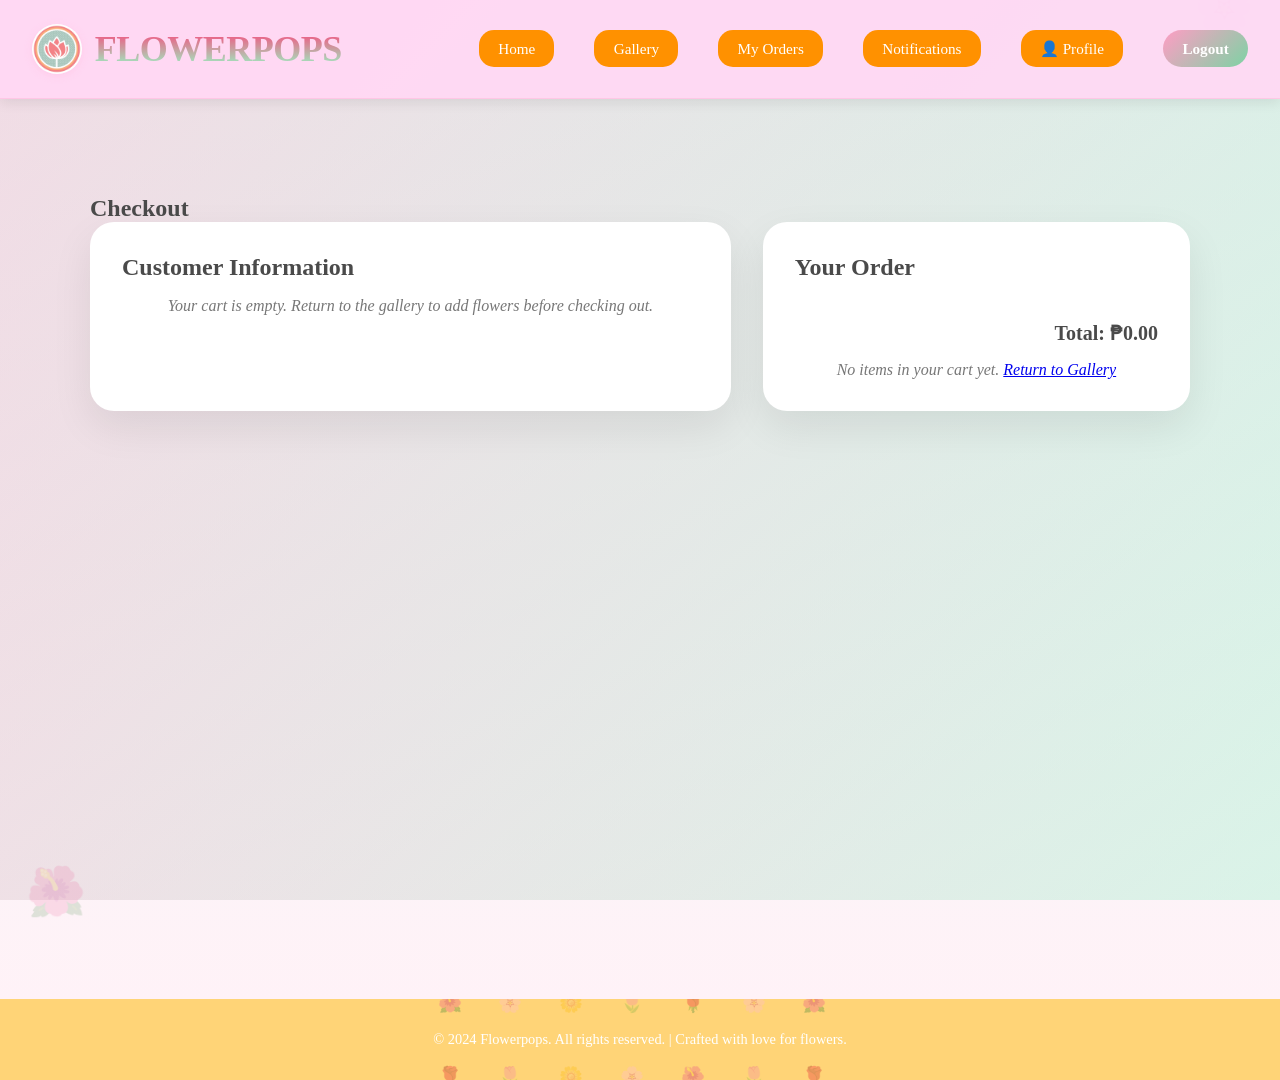
<file: Flowerpops/user-checkout.html>
<!DOCTYPE html>
<html lang="en">
<head>
    <meta charset="UTF-8">
    <meta name="viewport" content="width=device-width, initial-scale=1.0">
    <title>Flowerpops - Checkout</title>
    <link rel="icon" type="image/x-icon" href="favicon.ico">
    <link rel="stylesheet" href="indexstyle.css">
</head>
<body>
    <header>
        <div class="logo">
            <img src="logo.jpg" alt="Flowerpops Logo">
            <span>FLOWERPOPS</span>
        </div>
        <nav>
            <ul>
                <li><a href="user.html">Home</a></li>
                <li><a href="user-gallery.html">Gallery</a></li>
                <li><a href="user.html#orders">My Orders</a></li>
                <li><a href="#notifications" id="notifications-link">Notifications</a></li>
                <li><a href="#profile" id="profile-link">👤 Profile</a></li>
                <li><a href="login.html" class="auth-link">Logout</a></li>
            </ul>
        </nav>
    </header>

    <section class="checkout-section">
        <div class="checkout-container">
            <h1>Checkout</h1>
            <div class="checkout-grid">
                <div class="checkout-form">
                    <h2>Customer Information</h2>
                    <form id="checkout-form">
                        <input type="text" id="customer-name" placeholder="Full Name" required>
                        <input type="email" id="customer-email" placeholder="Email Address" required>
                        <input type="tel" id="customer-phone" placeholder="Phone Number" required>
                        <input type="text" id="customer-address" placeholder="Street Address" required>
                        <input type="text" id="customer-city" placeholder="City / Municipality" required>
                        <input type="text" id="customer-postal" placeholder="Postal Code" required>
                        <select id="payment-method" required>
                            <option value="">Select Payment Method</option>
                            <option value="cash">Cash on Delivery</option>
                            <option value="gcash">Gcash</option>
                            <option value="bank">Bank Transfer</option>
                        </select>
                        <textarea id="customer-notes" placeholder="Additional order notes (optional)"></textarea>
                        <button type="submit" class="btn btn-primary">Place Order</button>
                    </form>
                    <p class="no-order" id="checkout-empty-message" style="display:none;">Your cart is empty. Return to the gallery to add flowers before checking out.</p>
                </div>
                <div class="order-summary">
                    <h2>Your Order</h2>
                    <div class="summary-items" id="summary-items"></div>
                    <p class="summary-total">Total: ₱<span id="summary-total">0.00</span></p>
                    <p class="no-order" id="order-summary-empty" style="display:none;">No items in your cart yet. <a href="user-gallery.html">Return to Gallery</a></p>
                </div>
            </div>
        </div>
    </section>

    <footer>
        <p>&copy; 2024 Flowerpops. All rights reserved. | Crafted with love for flowers.</p>
    </footer>

    <script>
        document.addEventListener('DOMContentLoaded', function() {
            const cartKey = 'flowerpopsCart';
            const summaryItems = document.getElementById('summary-items');
            const summaryTotal = document.getElementById('summary-total');
            const checkoutForm = document.getElementById('checkout-form');
            const checkoutEmptyMessage = document.getElementById('checkout-empty-message');
            const orderSummaryEmpty = document.getElementById('order-summary-empty');

            const storedCart = localStorage.getItem(cartKey);
            const cart = storedCart ? JSON.parse(storedCart) : [];

            function renderSummary() {
                summaryItems.innerHTML = '';
                if (!cart.length) {
                    summaryItems.innerHTML = '';
                    summaryTotal.textContent = '0.00';
                    checkoutForm.style.display = 'none';
                    checkoutEmptyMessage.style.display = 'block';
                    orderSummaryEmpty.style.display = 'block';
                    return;
                }

                checkoutForm.style.display = 'block';
                checkoutEmptyMessage.style.display = 'none';
                orderSummaryEmpty.style.display = 'none';

                let total = 0;
                cart.forEach(item => {
                    const itemEl = document.createElement('div');
                    itemEl.className = 'summary-item';
                    const itemTotal = item.price * item.quantity;
                    total += itemTotal;
                    itemEl.innerHTML = `
                        <span>${item.title} x${item.quantity}</span>
                        <span>₱${itemTotal.toFixed(2)}</span>
                    `;
                    summaryItems.appendChild(itemEl);
                });
                summaryTotal.textContent = total.toFixed(2);
            }

            checkoutForm.addEventListener('submit', function(event) {
                event.preventDefault();
                if (!cart.length) return;
                const name = document.getElementById('customer-name').value.trim();
                const email = document.getElementById('customer-email').value.trim();
                const phone = document.getElementById('customer-phone').value.trim();
                const address = document.getElementById('customer-address').value.trim();
                const city = document.getElementById('customer-city').value.trim();
                const postal = document.getElementById('customer-postal').value.trim();
                const payment = document.getElementById('payment-method').value;

                if (!name || !email || !phone || !address || !city || !postal || !payment) {
                    alert('Please complete all required fields before placing your order.');
                    return;
                }

                localStorage.removeItem(cartKey);
                alert('Thank you for your order, ' + name + '! Your request has been received.');
                window.location.href = 'gallery.html';
            });

            renderSummary();
        });
    </script>
</body>
</html>
</file>
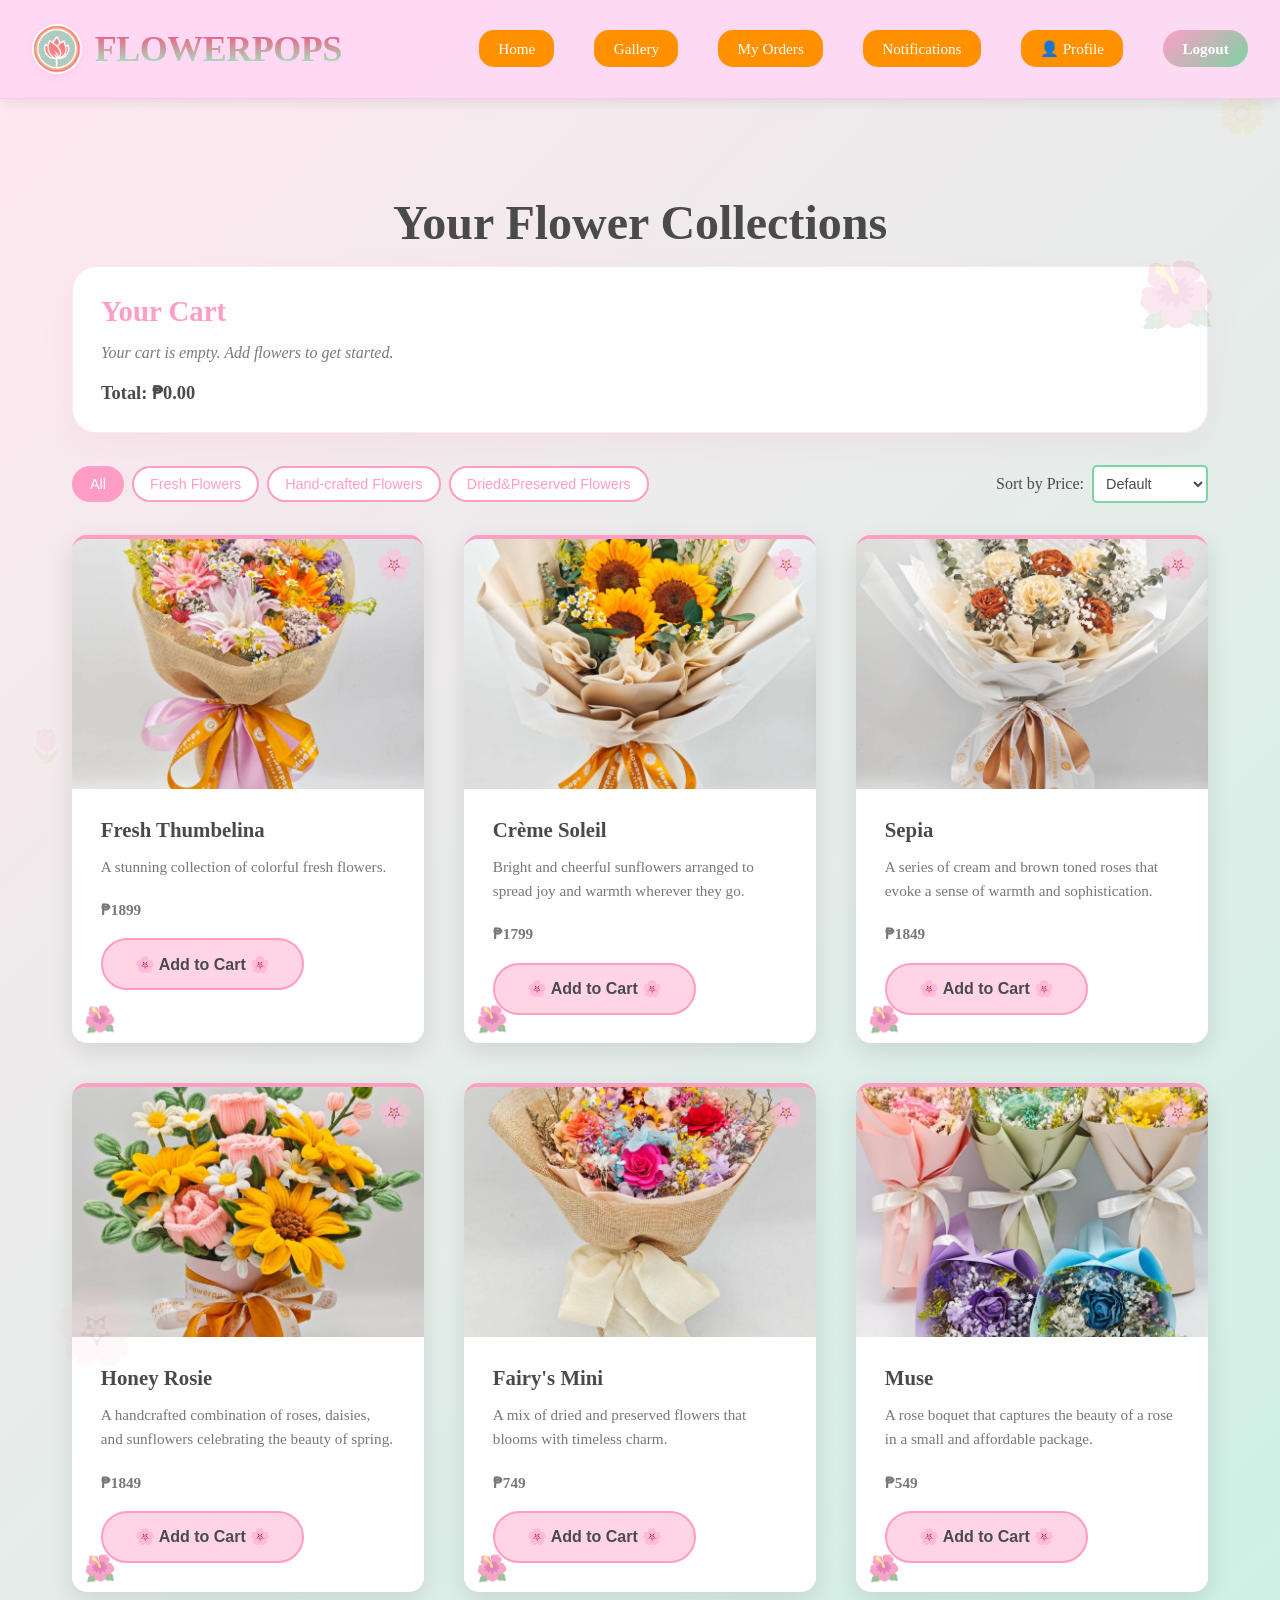
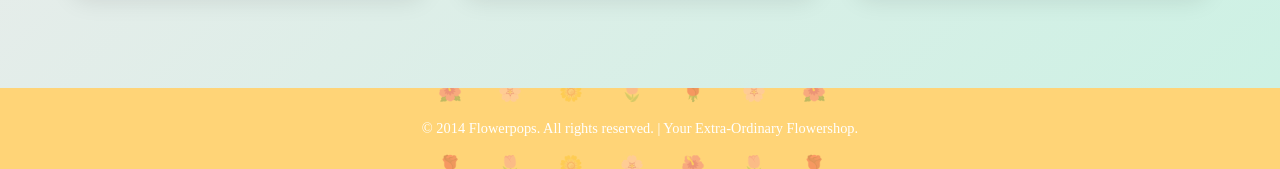
<file: Flowerpops/user-gallery.html>
<!DOCTYPE html>
<html lang="en">
<head>
    <meta charset="UTF-8">
    <meta name="viewport" content="width=device-width, initial-scale=1.0">
    <title>Flowerpops User Gallery</title>
    <link rel="icon" type="image/x-icon" href="favicon.ico">
    <link rel="stylesheet" href="indexstyle.css">
</head>
<body>
    <header>
        <div class="logo">
            <img src="logo.jpg" alt="Flowerpops Logo">
            <span>FLOWERPOPS</span>
        </div>
        <nav>
            <ul>
                <li><a href="user.html">Home</a></li>
                <li><a href="user-gallery.html">Gallery</a></li>
                <li><a href="user.html#orders">My Orders</a></li>
                <li><a href="#notifications" id="notifications-link">Notifications</a></li>
                <li><a href="#profile" id="profile-link">👤 Profile</a></li>
                <li><a href="login.html" class="auth-link">Logout</a></li>
            </ul>
        </nav>
    </header>

    <section class="gallery-section">
        <div class="container">
            <h1>Your Flower Collections</h1>
            <div class="cart-panel">
                <h2>Your Cart</h2>
                <div class="cart-items">
                    <p class="empty-cart">Your cart is empty. Add flowers to get started.</p>
                </div>
                <div class="cart-summary">
                    <p>Total: ₱<span id="cart-total">0.00</span></p>
                    <a id="checkout-btn" class="btn btn-primary" href="user-checkout.html" style="display: none;">Proceed to Checkout</a>
                </div>
            </div>
            <div class="filters">
                <div class="category-filters">
                    <button class="filter-btn active" data-category="all">All</button>
                    <button class="filter-btn" data-category="Fresh Flowers">Fresh Flowers</button>
                    <button class="filter-btn" data-category="Hand-crafted Flowers">Hand-crafted Flowers</button>
                    <button class="filter-btn" data-category="Dried&Preserved Flowers">Dried&Preserved Flowers</button>
                </div>
                <div class="sort-options">
                    <label for="sort-price">Sort by Price:</label>
                    <select id="sort-price">
                        <option value="default">Default</option>
                        <option value="low-to-high">Low to High</option>
                        <option value="high-to-low">High to Low</option>
                    </select>
                </div>
            </div>
<div class="flower-grid">
                <div class="flower-card" data-category="Fresh Flowers" data-price="1899">
                    <div class="flower-image">
                        <img src="thumb.jfif" alt="Fresh Thumbelina">
                    </div>
                    <div class="flower-info">
                        <h3>Fresh Thumbelina</h3>
                        <p>A stunning collection of colorful fresh flowers.</p>
                        <p class="price">₱1899</p>
                        <button class="btn btn-secondary add-to-cart">Add to Cart</button>
                    </div>
                </div>

                <div class="flower-card" data-category="Fresh Flowers" data-price="1799">
                    <div class="flower-image">
                        <img src="soleil.jfif" alt="Crème Soleil">
                    </div>
                    <div class="flower-info">
                        <h3>Crème Soleil</h3>
                        <p>Bright and cheerful sunflowers arranged to spread joy and warmth wherever they go.</p>
                        <p class="price">₱1799</p>
                        <button class="btn btn-secondary add-to-cart">Add to Cart</button>
                    </div>
                </div>

                <div class="flower-card" data-category="Dried&Preserved Flowers" data-price="1849">
                    <div class="flower-image">
                        <img src="sepia.jfif" alt="Sepia">
                    </div>
                    <div class="flower-info">
                        <h3>Sepia</h3>
                        <p>A series of cream and brown toned roses that evoke a sense of warmth and sophistication.</p>
                        <p class="price">₱1849</p>
                        <button class="btn btn-secondary add-to-cart">Add to Cart</button>
                    </div>
                </div>

                <div class="flower-card" data-category="Hand-crafted Flowers" data-price="1849">
                    <div class="flower-image">
                        <img src="rosie.jfif" alt="Honey Rosie">
                    </div>
                    <div class="flower-info">
                        <h3>Honey Rosie</h3>
                        <p>A handcrafted combination of roses, daisies, and sunflowers celebrating the beauty of spring.</p>
                        <p class="price">₱1849</p>
                        <button class="btn btn-secondary add-to-cart">Add to Cart</button>
                    </div>
                </div>

                <div class="flower-card" data-category="Dried&Preserved Flowers" data-price="749">
                    <div class="flower-image">
                        <img src="mini.jfif" alt="Fairy's Mini">
                    </div>
                    <div class="flower-info">
                        <h3>Fairy's Mini</h3>
                        <p>A mix of dried and preserved flowers that blooms with timeless charm.</p>
                        <p class="price">₱749</p>
                        <button class="btn btn-secondary add-to-cart">Add to Cart</button>
                    </div>
                </div>

                <div class="flower-card" data-category="Dried&Preserved Flowers" data-price="549">
                    <div class="flower-image">
                        <img src="muse.jfif" alt="Muse">
                    </div>
                    <div class="flower-info">
                        <h3>Muse</h3>
                        <p>A rose boquet that captures the beauty of a rose in a small and affordable package.</p>
                        <p class="price">₱549</p>
                        <button class="btn btn-secondary add-to-cart">Add to Cart</button>
                    </div>
                </div>
            </div>
        </div>
    </section>

    <!-- Profile Popup -->
    <div id="profile-popup" class="profile-popup">
        <div class="profile-popup-content">
            <div class="profile-popup-header">
                <h3>Profile Management</h3>
                <button id="close-profile-popup" class="close-popup-btn">&times;</button>
            </div>
            <div class="profile-popup-body">
                <div class="profile-info">
                    <p><strong>Name:</strong> Flowerpops Customer</p>
                    <p><strong>Email:</strong> user@webdev.com</p>
                    <p><strong>Membership:</strong> Standard Member</p>
                </div>
                <div class="profile-actions">
                    <button class="btn btn-secondary">Edit Profile</button>
                    <button class="btn btn-secondary">Change Password</button>
                    <button class="btn btn-secondary">Account Settings</button>
                </div>
            </div>
        </div>
    </div>

    <!-- Notification Popup -->
    <div id="notification-popup" class="notification-popup">
        <div class="profile-popup-content">
            <div class="profile-popup-header">
                <h3>Notifications</h3>
                <button id="close-notification-popup" class="close-popup-btn">&times;</button>
            </div>
            <div class="profile-popup-body">
                <ul class="notification-list">
                    <li>Order #2109 will arrive tomorrow between 11am and 1pm.</li>
                    <li>New spring collection has launched in the gallery.</li>
                    <li>Your favorite bouquet is low in stock — order soon.</li>
                </ul>
            </div>
        </div>
    </div>

    <footer>
        <p>&copy; 2014 Flowerpops. All rights reserved. | Your Extra-Ordinary Flowershop.</p>
    </footer>

    <script src="galleryscript.js"></script>
    <script>
        const profileLink = document.getElementById('profile-link');
        const notificationLink = document.getElementById('notifications-link');
        const profilePopup = document.getElementById('profile-popup');
        const notificationPopup = document.getElementById('notification-popup');
        const closeProfilePopup = document.getElementById('close-profile-popup');
        const closeNotificationPopup = document.getElementById('close-notification-popup');

        function closeAllPopups() {
            profilePopup.classList.remove('active');
            notificationPopup.classList.remove('active');
        }

        profileLink.addEventListener('click', function(e) {
            e.preventDefault();
            closeAllPopups();
            profilePopup.classList.add('active');
        });

        notificationLink.addEventListener('click', function(e) {
            e.preventDefault();
            closeAllPopups();
            notificationPopup.classList.add('active');
        });

        closeProfilePopup.addEventListener('click', function() {
            profilePopup.classList.remove('active');
        });

        closeNotificationPopup.addEventListener('click', function() {
            notificationPopup.classList.remove('active');
        });

        profilePopup.addEventListener('click', function(e) {
            if (e.target === profilePopup) {
                closeAllPopups();
            }
        });

        notificationPopup.addEventListener('click', function(e) {
            if (e.target === notificationPopup) {
                closeAllPopups();
            }
        });
    </script>
</body>
</html>
</file>
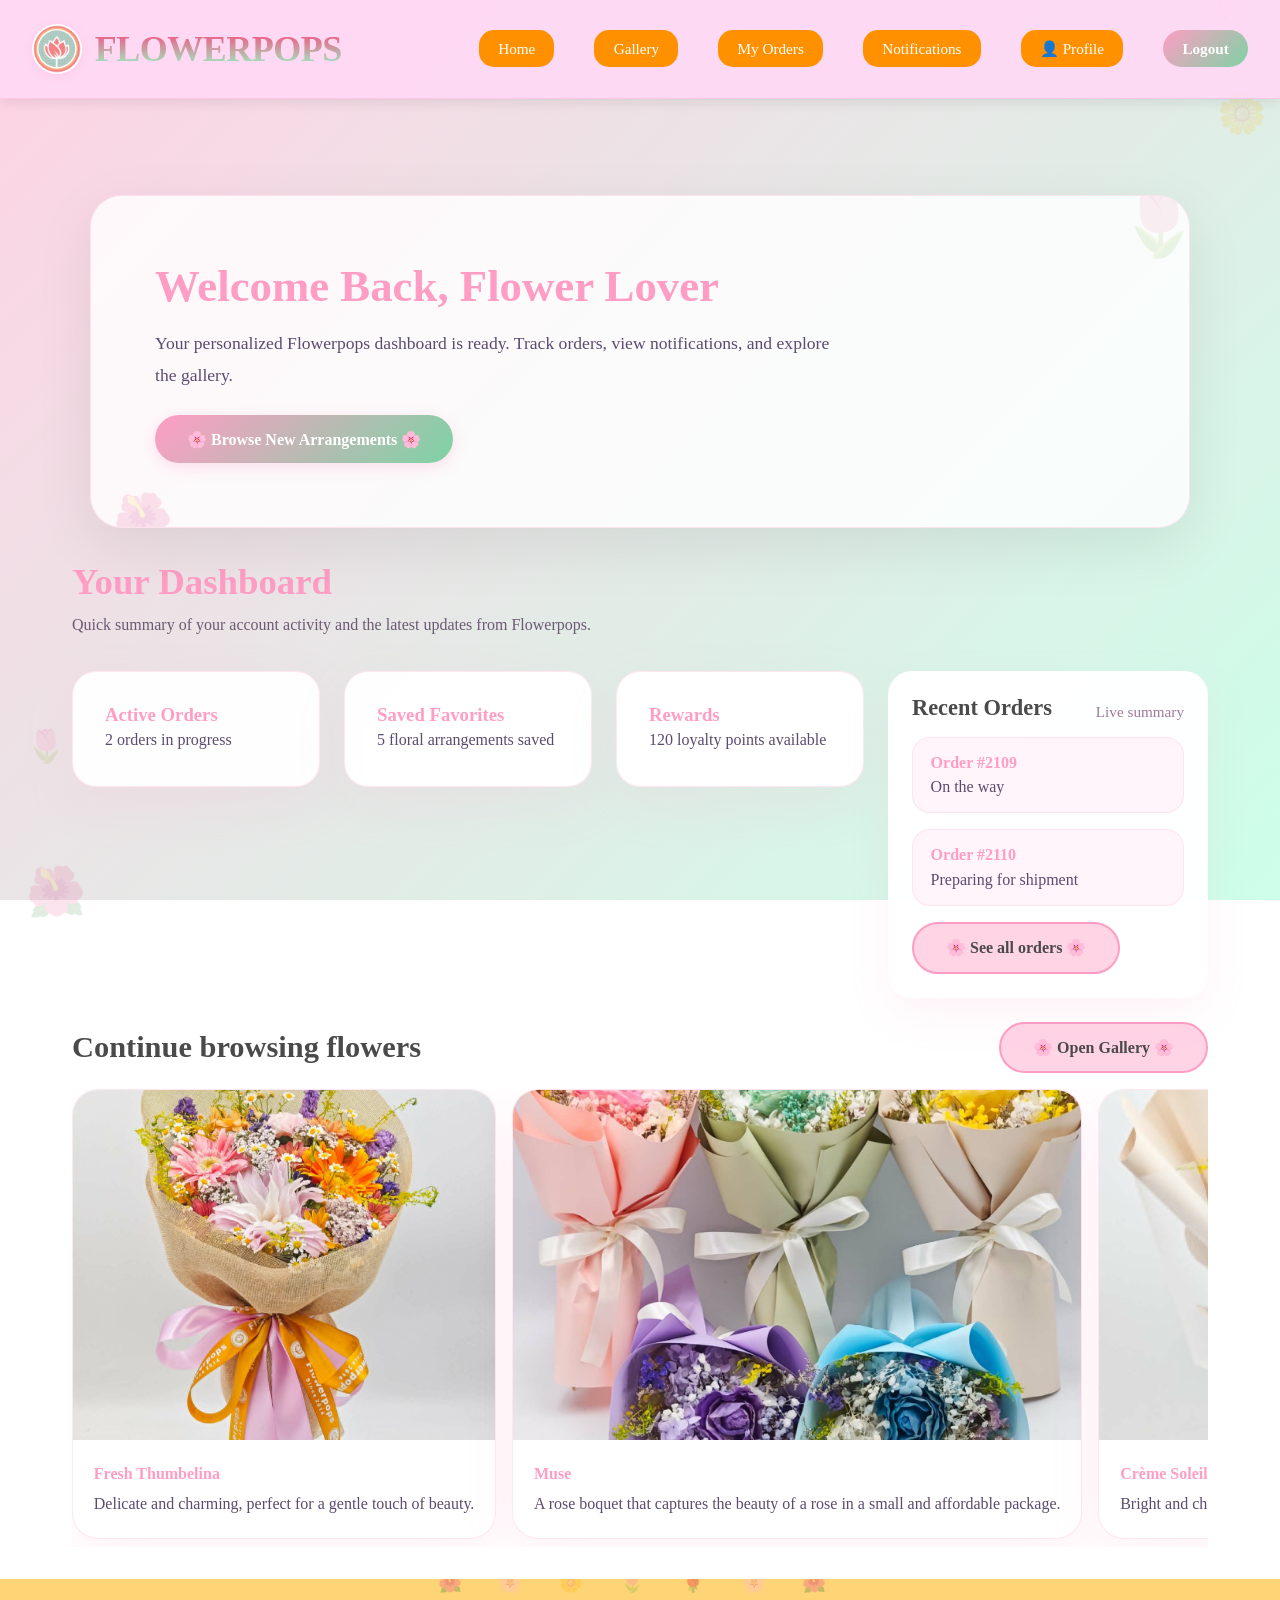
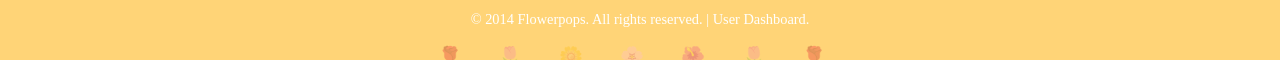
<file: Flowerpops/user.html>
<!DOCTYPE html>
<html lang="en">
<head>
    <meta charset="UTF-8">
    <meta name="viewport" content="width=device-width, initial-scale=1.0">
    <title>Flowerpops User Dashboard</title>
    <link rel="icon" type="image/x-icon" href="favicon.ico">
    <link rel="stylesheet" href="indexstyle.css">
</head>
<body>
    <header>
        <div class="logo">
            <img src="logo.jpg" alt="Flowerpops Logo">
            <span>FLOWERPOPS</span>
        </div>
        <nav>
            <ul>
                <li><a href="user.html">Home</a></li>
                <li><a href="user-gallery.html">Gallery</a></li>
                <li><a href="#orders">My Orders</a></li>
                <li><a href="#notifications" id="notifications-link">Notifications</a></li>
                <li><a href="#profile" id="profile-link">👤 Profile</a></li>
                <li><a href="login.html" class="auth-link">Logout</a></li>
            </ul>
        </nav>
    </header>

    <main class="user-main">
        <section class="hero-compact">
            <div class="container">
                <h1>Welcome Back, Flower Lover</h1>
                <p>Your personalized Flowerpops dashboard is ready. Track orders, view notifications, and explore the gallery.</p>
                <a href="user-gallery.html" class="btn btn-primary">Browse New Arrangements</a>
            </div>
        </section>

        <section id="dashboard" class="dashboard-section">
            <div class="container">
                <h2 class="section-title">Your Dashboard</h2>
                <p class="section-description">Quick summary of your account activity and the latest updates from Flowerpops.</p>
                <div class="dashboard-layout">
                    <div class="dashboard-grid">
                        <article class="dashboard-card">
                            <h3>Active Orders</h3>
                            <p>2 orders in progress</p>
                        </article>
                        <article class="dashboard-card">
                            <h3>Saved Favorites</h3>
                            <p>5 floral arrangements saved</p>
                        </article>
                        <article class="dashboard-card">
                            <h3>Rewards</h3>
                            <p>120 loyalty points available</p>
                        </article>
                    </div>

                    <aside class="mini-orders">
                        <div class="mini-orders-card">
                            <div class="mini-orders-header">
                                <h3>Recent Orders</h3>
                                <span>Live summary</span>
                            </div>
                            <div class="mini-order-item">
                                <h4>Order #2109</h4>
                                <p>On the way</p>
                            </div>
                            <div class="mini-order-item">
                                <h4>Order #2110</h4>
                                <p>Preparing for shipment</p>
                            </div>
                            <a href="#orders" class="btn btn-secondary mini-orders-link">See all orders</a>
                        </div>
                    </aside>
                </div>

                <div class="continue-slider">
                    <div class="continue-slider-header">
                        <h3>Continue browsing flowers</h3>
                        <a href="user-gallery.html" class="btn btn-secondary">Open Gallery</a>
                    </div>
                    <div class="slider-track">
                        <article class="slider-card">
                            <img src="thumb.jfif" alt="Fresh Thumbelina">
                            <div class="slider-card-body">
                                <h4>Fresh Thumbelina</h4>
                                <p>Delicate and charming, perfect for a gentle touch of beauty.</p>
                            </div>
                        </article>
                        <article class="slider-card">
                            <img src="muse.jfif" alt="Muse">
                            <div class="slider-card-body">
                                <h4>Muse</h4>
                                <p>A rose boquet that captures the beauty of a rose in a small and affordable package.</p>
                            </div>
                        </article>
                        <article class="slider-card">
                            <img src="soleil.jfif" alt="Crème Soleil">
                            <div class="slider-card-body">
                                <h4>Crème Soleil</h4>
                                <p>Bright and cheerful sunflowers arranged to spread joy and warmth wherever they go..</p>
                            </div>
                        </article>
                    </div>
                </div>
            </div>
        </section>

        
    </main>

    <!-- Profile Popup -->
    <div id="profile-popup" class="profile-popup">
        <div class="profile-popup-content">
            <div class="profile-popup-header">
                <h3>Profile Management</h3>
                <button id="close-profile-popup" class="close-popup-btn">&times;</button>
            </div>
            <div class="profile-popup-body">
                <div class="profile-info">
                    <p><strong>Name:</strong> Flowerpops Customer</p>
                    <p><strong>Email:</strong> user@webdev.com</p>
                    <p><strong>Membership:</strong> Standard Member</p>
                </div>
                <div class="profile-actions">
                    <button class="btn btn-secondary">Edit Profile</button>
                    <button class="btn btn-secondary">Change Password</button>
                    <button class="btn btn-secondary">Account Settings</button>
                </div>
            </div>
        </div>
    </div>

    <!-- Notification Popup -->
    <div id="notification-popup" class="notification-popup">
        <div class="profile-popup-content">
            <div class="profile-popup-header">
                <h3>Notifications</h3>
                <button id="close-notification-popup" class="close-popup-btn">&times;</button>
            </div>
            <div class="profile-popup-body">
                <ul class="notification-list">
                    <li>Order #2109 will arrive tomorrow between 11am and 1pm.</li>
                    <li>New spring collection has launched in the gallery.</li>
                    <li>Your favorite bouquet is low in stock — order soon.</li>
                </ul>
            </div>
        </div>
    </div>

    <footer>
        <p>&copy; 2014 Flowerpops. All rights reserved. | User Dashboard.</p>
    </footer>
    <script>
        const profileLink = document.getElementById('profile-link');
        const notificationLink = document.getElementById('notifications-link');
        const profilePopup = document.getElementById('profile-popup');
        const notificationPopup = document.getElementById('notification-popup');
        const closeProfilePopup = document.getElementById('close-profile-popup');
        const closeNotificationPopup = document.getElementById('close-notification-popup');

        function closeAllPopups() {
            profilePopup.classList.remove('active');
            notificationPopup.classList.remove('active');
        }

        profileLink.addEventListener('click', function(e) {
            e.preventDefault();
            closeAllPopups();
            profilePopup.classList.add('active');
        });

        notificationLink.addEventListener('click', function(e) {
            e.preventDefault();
            closeAllPopups();
            notificationPopup.classList.add('active');
        });

        closeProfilePopup.addEventListener('click', function() {
            profilePopup.classList.remove('active');
        });

        closeNotificationPopup.addEventListener('click', function() {
            notificationPopup.classList.remove('active');
        });

        profilePopup.addEventListener('click', function(e) {
            if (e.target === profilePopup) {
                closeAllPopups();
            }
        });

        notificationPopup.addEventListener('click', function(e) {
            if (e.target === notificationPopup) {
                closeAllPopups();
            }
        });
    </script>
</body>
</html>
</file>
<file: Flowerpops/indexstyle.css>
/* ===== GLOBAL STYLES ===== */
* {
    margin: 0;
    padding: 0;
    box-sizing: border-box;
}

:root {
    --pastel-pink: #FFD4E5;
    --pastel-green: #d4f1e0;
    --soft-pink: #FFE8F0;
    --soft-green: #cdf1e4;
    --dark-text: #4A4A4A;
    --accent-pink: #FF9DC4;
    --accent-green: #7dd3a4;
    --white: #FFFFFF;
}

body {
    margin: 0;
    padding: 0;
    font-family: 'Segoe UI', 'Lora', 'Georgia', serif;
    background: linear-gradient(135deg, #ffd2e4 0%, #ccffe9 100%);
    background-attachment: fixed;
    min-height: 100vh;
    color: var(--dark-text);
}

.container {
    max-width: 1200px;
    margin: 0 auto;
    padding: 0 2rem;
}

html {
    scroll-behavior: smooth;
}

/* ===== DECORATIVE FLOWERS ===== */
section::before {
    content: '🌸';
    position: absolute;
    font-size: 3rem;
    opacity: 0.15;
    top: -20px;
    right: 2%;
    animation: float 6s ease-in-out infinite;
}

section::after {
    content: '🌺';
    position: absolute;
    font-size: 3rem;
    opacity: 0.15;
    bottom: -20px;
    left: 2%;
    animation: float 8s ease-in-out infinite reverse;
}

.container::before {
    content: '🌼';
    position: fixed;
    font-size: 2.5rem;
    opacity: 0.08;
    top: 10%;
    right: 1%;
    animation: sway 4s ease-in-out infinite;
}

.container::after {
    content: '🌷';
    position: fixed;
    font-size: 2rem;
    opacity: 0.08;
    bottom: 15%;
    left: 2%;
    animation: sway 5s ease-in-out infinite reverse;
}

@keyframes float {
    0%, 100% { transform: translateY(0px); }
    50% { transform: translateY(-15px); }
}

@keyframes sway {
    0%, 100% { transform: translateX(0px); }
    50% { transform: translateX(8px); }
}

/* ===== HEADER & NAVIGATION ===== */
header {
    display: flex;
    justify-content: space-between;
    align-items: center;
    padding: 1.5rem 2rem;
    background: rgba(255, 216, 245, 0.92);
    box-shadow: 0 4px 12px rgba(0, 0, 0, 0.08);
    position: sticky;
    border-bottom: 1px solid rgba(255, 157, 196, 0.3);
    top: 0;
    z-index: 100;
}

.logo {
    display: flex;
    align-items: center;
    gap: 0.8rem;
    font-size: 1.6rem;
    font-weight: 700;
    color: var(--accent-pink);
    letter-spacing: -0.5px;
}

.logo img {
    border-radius: 50%;
    height: 50px;
    width: 50px;
    object-fit: cover;
    box-shadow: 0 2px 8px rgba(255, 157, 196, 0.2);
}

.logo span {
  font-size: 36px;
  background: -webkit-linear-gradient(#ff3e78, #92ffc9);
  -webkit-background-clip: text;
  background-clip: text;
  -webkit-text-fill-color: transparent;
}

nav ul {
    display: flex;
    list-style: none;
    gap: 2.5rem;
}

nav a {
    padding: 0.6rem 1.2rem;
    border-radius: 15px;
    text-decoration: none;
    background-color:rgb(255, 145, 0);
    color: rgb(255, 255, 255);
    font-weight: 500;
    font-size: 0.95rem;
    transition: color 0.3s ease;
    position: relative;
}

nav a::after {
    content: '';
    position: absolute;
    bottom: -4px;
    left: 0;
    width: 0;
    height: 2px;
    background: linear-gradient(90deg, var(--accent-pink), var(--accent-green));
    transition: width 0.3s ease;
}

nav a:hover {
    padding: 0.8rem 1.5rem;
    border-radius: 15px;
    background: linear-gradient(90deg, var(--accent-pink), var(--accent-green));
    color: var(--dark-text);
}

nav a:hover::after {
    width: 100%;
}

.auth-link {
    background: linear-gradient(135deg, var(--accent-pink), var(--accent-green));
    color: var(--white) !important;
    padding: 0.6rem 1.2rem;
    border-radius: 25px;
    font-weight: 600;
}

.auth-link:hover::after {
    display: none;
}

/* ===== BUTTONS ===== */
.btn {
    display: inline-block;
    padding: 0.9rem 2rem;
    border: none;
    border-radius: 30px;
    font-size: 1rem;
    font-weight: 600;
    text-decoration: none;
    cursor: pointer;
    transition: all 0.3s ease;
    text-align: center;
}

.btn-primary {
    background: linear-gradient(135deg, var(--accent-pink), var(--accent-green));
    color: var(--white);
    box-shadow: 0 4px 15px rgba(255, 157, 196, 0.3);
}

.btn-primary:hover {
    transform: translateY(-2px);
    box-shadow: 0 6px 20px rgba(255, 157, 196, 0.4);
}

.btn-secondary {
    background: var(--pastel-pink);
    color: var(--dark-text);
    border: 2px solid var(--accent-pink);
}

.btn-secondary:hover {
    background: var(--accent-pink);
    color: var(--white);
}

.btn::before {
    content: '🌸 ';
}

.btn::after {
    content: ' 🌸';
}

/* ===== HERO SECTION ===== */
.hero {
    display: flex;
    align-items: center;
    justify-content: space-between;
    gap: 3rem;
    padding: 6rem 2rem;
    max-width: 1200px;
    margin: 0 auto;
    position: relative;
}

.hero::before {
    content: '🌺';
    position: absolute;
    font-size: 5rem;
    opacity: 0.1;
    top: -30px;
    right: 5%;
    animation: float 7s ease-in-out infinite;
}

.hero::after {
    content: '🌷';
    position: absolute;
    font-size: 4rem;
    opacity: 0.1;
    bottom: 10%;
    left: 3%;
    animation: float 9s ease-in-out infinite reverse;
}


.hero-content {
    flex: 1;
    animation: fadeInLeft 1s ease-out;
}

.hero h1 {
    font-size: 3.5rem;
    margin-bottom: 0.5rem;
    color: #00ca43;
    font-weight: 900;
    line-height: 1.2;
    font-family: 'Lora', 'Georgia', serif;
}

.hero h3 {
    font-size: 2.5rem;
    margin-bottom: 1.5rem;
    color: #FF9DC4;
    font-weight: 700;
    line-height: 1.2;
}

.hero p {
    font-size: 1.2rem;
    margin-bottom: 2rem;
    line-height: 1.8;
    color: #666;
    font-weight: 300;
}

.hero-image {
    flex: 1;
    animation: fadeInRight 1s ease-out;
}

.hero-image img {
    width: 100%;
    max-width: 450px;
    height: auto;
    border-radius: 20px;
    box-shadow: 0 10px 40px rgba(0, 0, 0, 0.1);
}

/* ===== ABOUT SECTION ===== */
.about {
    padding: 6rem 2rem;
    background: linear-gradient(180deg, rgba(212, 241, 232, 0.3) 0%, rgba(255, 212, 229, 0.3) 100%);
}

.about h2 {
    font-family: italic;
    font-size: 2.8rem;
    text-align: center;
    margin-bottom: 3rem;
    color:rgb(253, 62, 157);
    text-shadow: 0px 0px 21px #fdb1d6;
}
.about-content {
    display: grid;
    grid-template-columns: 1fr 1fr;
    gap: 3rem;
    max-width: 1200px;
    margin: 0 auto;
}

.about-text p {
    background-color: #e47e3b;
    padding: 1.5rem;
    border-radius: 15px;
    font-size: 1.05rem;
    line-height: 1.8;
    margin-bottom: 1.5rem;
    color: #f3f3f3;
    font-weight: 500;
}

.about-features {
    width: 100%;
}

.about-slider {
    background: var(--white);
    border-radius: 24px;
    padding: 1.5rem;
    box-shadow: 0 12px 32px rgba(0, 0, 0, 0.08);
    position: relative;
    border: 2px solid rgba(255, 157, 196, 0.2);
    display: flex;
    gap: 1.5rem;
    align-items: flex-start;
}

.about-slider::before {
    content: '🌸 Featured Flowers 🌸';
    position: absolute;
    top: -15px;
    left: 50%;
    transform: translateX(-50%);
    background: var(--white);
    padding: 0 1rem;
    font-size: 0.85rem;
    color: var(--accent-pink);
    font-weight: 600;
    letter-spacing: 0.5px;
}

.slider-header {
    display: flex;
    flex-direction: column;
    justify-content: flex-start;
    align-items: flex-start;
    gap: 1rem;
    margin-bottom: 0.5rem;
}

.slider-content {
    flex: 1;
    display: flex;
    flex-direction: column;
    gap: 1rem;
}

.slider-header h3 {
    font-size: 1.6rem;
    color: var(--dark-text);
    margin-bottom: 0.4rem;
}

.slider-header p {
    color: #666;
    font-size: 0.95rem;
}

.slider-nav {
    display: flex;
    flex-direction: column;
    gap: 0.5rem;
    align-self: center;
}

.slider-btn {
    width: 42px;
    height: 42px;
    border: 2px solid var(--accent-pink);
    border-radius: 50%;
    background: var(--white);
    color: var(--accent-pink);
    font-size: 1.4rem;
    cursor: pointer;
    transition: all 0.25s ease;
}

.slider-btn:hover,
.slider-btn:focus {
    background: var(--accent-pink);
    color: var(--white);
    outline: none;
}

.slider-window {
    overflow: hidden;
    border-radius: 20px;
}

.slider-track {
    display: block;
}

.slide {
    display: none;
    width: 100%;
    gap: 1rem;
    align-items: center;
    grid-template-columns: 1fr;
}

.slide.active {
    display: grid;
}


.slide img {
    width: 100%;
    height: 100%;
    object-fit: cover;
    border-radius: 25px;
}

.slide-copy {
    padding: 1rem 0;
}

.slide-label {
    display: block;
    font-size: 1.25rem;
    font-weight: 700;
    color: var(--dark-text);
    margin-bottom: 0.6rem;
}

.contact h2 {
    font-size: 2.8rem;
    text-align: center;
    margin-bottom: 3rem;
    color: var(--dark-text);
}

.contact-content {
    display: grid;
    grid-template-columns: 1fr 1fr;
    gap: 3rem;
    max-width: 1200px;
    margin: 0 auto;
}

.contact-info {
    display: flex;
    flex-direction: column;
    gap: 2rem;
}

.info-card {
    background: linear-gradient(135deg, var(--soft-pink), var(--soft-green));
    padding: 2rem;
    border-radius: 15px;
    box-shadow: 0 4px 12px rgba(0, 0, 0, 0.05);
    position: relative;
    overflow: hidden;
}

.info-card::before {
    content: '🌼';
    position: absolute;
    top: -10px;
    right: -10px;
    font-size: 3rem;
    opacity: 0.2;
    animation: sway 5s ease-in-out infinite;
}

.info-card::after {
    content: '🌷';
    position: absolute;
    bottom: -5px;
    left: -5px;
    font-size: 2.5rem;
    opacity: 0.15;
    animation: sway 6s ease-in-out infinite reverse;
}

.info-card h3 {
    color: var(--dark-text);
    margin-bottom: 1rem;
    font-size: 1.2rem;
    position: relative;
    z-index: 1;
}

.info-card p {
    color: #666;
    line-height: 1.8;
    margin: 0;
    position: relative;
    z-index: 1;
}

.contact-form {
    display: flex;
    flex-direction: column;
    gap: 1.5rem;
}

.contact-form input,
.contact-form textarea {
    padding: 1rem;
    border: 2px solid var(--pastel-pink);
    border-radius: 10px;
    font-family: inherit;
    font-size: 1rem;
    color: var(--dark-text);
    background: var(--soft-pink);
    transition: all 0.3s ease;
}

.contact-form input:focus,
.contact-form textarea:focus {
    outline: none;
    border-color: var(--accent-pink);
    background: var(--white);
    box-shadow: 0 0 8px rgba(255, 157, 196, 0.2);
}

.contact-form button {
    align-self: flex-start;
    margin-top: 0.5rem;
}

/* ===== GALLERY SECTION ===== */
.gallery-section {
    padding: 6rem 2rem;
    background: linear-gradient(135deg, var(--soft-pink) 0%, var(--soft-green) 100%);
    min-height: 100vh;
    position: relative;
}

.gallery-section::before {
    content: '🌺';
    position: absolute;
    font-size: 4rem;
    opacity: 0.12;
    top: 10%;
    right: 5%;
    animation: float 7s ease-in-out infinite;
}

.gallery-section::after {
    content: '🌸';
    position: absolute;
    font-size: 4.5rem;
    opacity: 0.1;
    bottom: 20%;
    left: 4%;
    animation: float 9s ease-in-out infinite reverse;
}

.gallery-section h1 {
    font-size: 3rem;
    text-align: center;
    margin-bottom: 1rem;
    color: var(--dark-text);
}

.cart-panel {
    background: rgba(255, 255, 255, 0.95);
    border: 1px solid rgba(255, 157, 196, 0.25);
    border-radius: 24px;
    padding: 1.75rem;
    margin-bottom: 2rem;
    box-shadow: 0 12px 30px rgba(255, 157, 196, 0.12);
}

.cart-panel h2 {
    margin-bottom: 1rem;
    color: var(--accent-pink);
    font-size: 1.8rem;
}

.cart-items {
    display: grid;
    gap: 1rem;
}

.cart-item {
    display: flex;
    align-items: center;
    justify-content: space-between;
    gap: 1rem;
    padding: 1rem;
    border-radius: 18px;
    background: rgba(255, 245, 250, 0.95);
    border: 1px solid rgba(255, 157, 196, 0.16);
}

.cart-item .item-copy {
    flex: 1;
}

.cart-item .item-copy span {
    font-weight: 700;
    display: block;
    margin-bottom: 0.25rem;
}

.cart-item small {
    color: #777;
}

.item-controls {
    display: flex;
    align-items: center;
    gap: 0.5rem;
    flex-wrap: wrap;
}

.quantity-btn,
.remove-item {
    border: 1px solid var(--accent-green);
    background: var(--white);
    color: var(--accent-pink);
    border-radius: 999px;
    width: 32px;
    height: 32px;
    font-size: 1rem;
    cursor: pointer;
    transition: all 0.2s ease;
}

.remove-item {
    padding: 0;
    min-width: 32px;
    display: inline-flex;
    align-items: center;
    justify-content: center;
}

.quantity-btn:hover,
.remove-item:hover {
    background: var(--accent-pink);
    color: #fff;
    border-color: var(--accent-pink);
}

.cart-summary {
    display: flex;
    justify-content: space-between;
    align-items: center;
    gap: 1rem;
    margin-top: 1.25rem;
    flex-wrap: wrap;
}

.cart-summary p {
    font-size: 1.15rem;
    font-weight: 700;
    color: var(--dark-text);
}

.guest-checkout-notice,
.guest-checkout-banner,
.security-note {
    width: 100%;
    padding: 0.95rem 1rem;
    border-radius: 18px;
    background: rgba(255, 242, 248, 0.9);
    border: 1px solid rgba(245, 161, 199, 0.35);
    color: #5d5d5d;
    font-size: 0.95rem;
    line-height: 1.5;
}

.guest-checkout-notice a,
.guest-checkout-banner a,
.security-note a {
    color: var(--accent-pink);
    font-weight: 700;
    text-decoration: underline;
}

.empty-cart {
    color: #7a7a7a;
    font-style: italic;
}

.checkout-section {
    padding: 6rem 2rem;
    background: linear-gradient(180deg, rgba(212, 241, 232, 0.3) 0%, rgba(255, 212, 229, 0.3) 100%);
    min-height: 100vh;
}

.checkout-container {
    max-width: 1100px;
    margin: 0 auto;
}

.checkout-grid {
    display: grid;
    grid-template-columns: 1.2fr 0.8fr;
    gap: 2rem;
}

.checkout-form,
.order-summary {
    background: var(--white);
    border-radius: 24px;
    padding: 2rem;
    box-shadow: 0 16px 40px rgba(0, 0, 0, 0.08);
}

.checkout-form h2,
.order-summary h2 {
    margin-bottom: 1rem;
}

.checkout-form input,
.checkout-form select,
.checkout-form textarea {
    width: 100%;
    padding: 1rem;
    border: 2px solid var(--pastel-pink);
    border-radius: 14px;
    background: var(--soft-pink);
    margin-bottom: 1rem;
    font-family: inherit;
    font-size: 1rem;
    color: var(--dark-text);
}

.checkout-form textarea {
    min-height: 140px;
}

.checkout-form input:focus,
.checkout-form select:focus,
.checkout-form textarea:focus {
    outline: none;
    border-color: var(--accent-pink);
    background: var(--white);
    box-shadow: 0 0 10px rgba(255, 157, 196, 0.18);
}

.order-summary .summary-items {
    display: grid;
    gap: 1rem;
}

.summary-item {
    display: flex;
    justify-content: space-between;
    gap: 1rem;
    padding: 1rem;
    border-radius: 16px;
    border: 1px solid rgba(245, 161, 199, 0.2);
    background: rgba(255, 242, 248, 0.9);
}

.summary-item span {
    color: #555;
}

.summary-total {
    margin-top: 1.5rem;
    font-size: 1.25rem;
    font-weight: 700;
    text-align: right;
}

.no-order {
    color: #777;
    font-style: italic;
    text-align: center;
    margin-top: 1rem;
}

@media (max-width: 900px) {
    .checkout-grid {
        grid-template-columns: 1fr;
    }
}

@media (max-width: 768px) {
    .cart-panel {
        padding: 1.25rem;
    }

    .cart-item {
        flex-direction: column;
        align-items: stretch;
    }

    .cart-summary {
        flex-direction: column;
        align-items: stretch;
    }
}

.gallery-subtitle {
    text-align: center;
    font-size: 1.2rem;
    color: #777;
    margin-bottom: 3rem;
}

.filters {
    display: flex;
    justify-content: space-between;
    align-items: center;
    margin-bottom: 2rem;
    flex-wrap: wrap;
    gap: 1rem;
}

.category-filters {
    display: flex;
    gap: 0.5rem;
    flex-wrap: wrap;
}

.filter-btn {
    padding: 0.5rem 1rem;
    border: 2px solid var(--accent-pink);
    background: var(--white);
    color: var(--accent-pink);
    border-radius: 25px;
    cursor: pointer;
    transition: all 0.3s ease;
    font-size: 0.9rem;
}

.filter-btn:hover {
    background: var(--accent-pink);
    color: var(--white);
}

.filter-btn.active {
    background: var(--accent-pink);
    color: var(--white);
}

.sort-options {
    display: flex;
    align-items: center;
    gap: 0.5rem;
}

.sort-options label {
    font-size: 1rem;
    color: var(--dark-text);
}

.sort-options select {
    padding: 0.5rem;
    border: 2px solid var(--accent-green);
    border-radius: 5px;
    background: var(--white);
    color: var(--dark-text);
    font-size: 0.9rem;
}

.flower-grid {
    display: grid;
    grid-template-columns: repeat(auto-fit, minmax(320px, 1fr));
    gap: 2.5rem;
    max-width: 1200px;
    margin: 0 auto;
}

.flower-card {
    background: var(--white);
    border-radius: 15px;
    overflow: hidden;
    box-shadow: 0 8px 24px rgba(0, 0, 0, 0.1);
    transition: all 0.3s ease;
    position: relative;
    border-top: 4px solid var(--accent-pink);
}

.flower-card::before {
    content: '🌸';
    position: absolute;
    top: 8px;
    right: 12px;
    font-size: 1.8rem;
    opacity: 0.6;
    animation: sway 3s ease-in-out infinite;
    z-index: 10;
}

.flower-card::after {
    content: '🌺';
    position: absolute;
    bottom: 8px;
    left: 12px;
    font-size: 1.6rem;
    opacity: 0.5;
    animation: sway 4s ease-in-out infinite reverse;
    z-index: 10;
}

.flower-card:hover {
    transform: translateY(-8px);
    box-shadow: 0 12px 32px rgba(255, 157, 196, 0.25);
}

.flower-image {
    width: 100%;
    height: 250px;
    overflow: hidden;
    background: var(--soft-pink);
}

.flower-image img {
    width: 100%;
    height: 100%;
    object-fit: cover;
    transition: transform 0.3s ease;
}

.flower-card:hover .flower-image img {
    transform: scale(1.05);
}

.flower-info {
    padding: 1.8rem;
}

.flower-info h3 {
    font-size: 1.3rem;
    color: var(--dark-text);
    margin-bottom: 0.8rem;
}

.flower-info p {
    color: #777;
    font-size: 0.95rem;
    line-height: 1.6;
    margin-bottom: 1.2rem;
}

.price {
    font-size: 1.5rem;
    font-weight: 700;
    color: var(--accent-pink);
    margin-bottom: 1rem !important;
}

/* ===== FOOTER ===== */
footer {
    background: rgba(255, 189, 47, 0.651);
    color: var(--white);
    text-align: center;
    padding: 2rem;
    font-size: 0.9rem;
    position: relative;
    overflow: hidden;
}

footer::before {
    content: '🌺 🌸 🌼 🌷 🌹 🌸 🌺';
    position: absolute;
    top: -8px;
    left: 0;
    right: 0;
    opacity: 0.3;
    font-size: 1.2rem;
    letter-spacing: 1rem;
    animation: float 8s ease-in-out infinite;
}

footer::after {
    content: '🌹 🌷 🌼 🌸 🌺 🌷 🌹';
    position: absolute;
    bottom: -8px;
    left: 0;
    right: 0;
    opacity: 0.3;
    font-size: 1.2rem;
    letter-spacing: 1rem;
    animation: float 10s ease-in-out infinite reverse;
}

footer p {
    position: relative;
    z-index: 1;
}














/* ===== USER / ADMIN DASHBOARD STYLES ===== */
.user-main,
.admin-main {
    padding: 4rem 0 2rem;
    min-height: 100vh;
}

.hero-compact {
    padding: 4rem 2rem;
    margin: 2rem auto;
    background: rgba(255, 255, 255, 0.82);
    border: 1px solid rgba(255, 157, 196, 0.25);
    border-radius: 32px;
    box-shadow: 0 18px 60px rgba(0, 0, 0, 0.08);
    max-width: 1100px;
    position: relative;
    overflow: hidden;
}

.hero-compact::before {
    content: '🌷';
    position: absolute;
    top: -10px;
    right: -10px;
    font-size: 4rem;
    opacity: 0.12;
    animation: float 7s ease-in-out infinite;
}

.hero-compact h1 {
    font-size: 2.8rem;
    margin-bottom: 1rem;
    color: var(--accent-pink);
}

.hero-compact p {
    font-size: 1.1rem;
    line-height: 1.8;
    color: #5b4b6f;
    max-width: 700px;
    margin-bottom: 1.5rem;
}

.section-title {
    font-size: 2.3rem;
    margin-bottom: 0.5rem;
    color: var(--accent-pink);
}

.section-description {
    color: #6b5a72;
    margin-bottom: 2rem;
    max-width: 760px;
    line-height: 1.75;
}

.dashboard-grid,
.analytics-summary,
.order-list,
.notification-list {
    display: grid;
    gap: 1.5rem;
}

.dashboard-grid,
.analytics-summary {
    grid-template-columns: repeat(auto-fit, minmax(220px, 1fr));
}

.dashboard-card,
.analytics-card,
.order-item,
.profile-card {
    background: rgba(255, 255, 255, 0.96);
    border: 1px solid rgba(255, 157, 196, 0.25);
    border-radius: 24px;
    padding: 2rem;
    box-shadow: 0 18px 50px rgba(255, 157, 196, 0.12);
}

.dashboard-card h3,
.analytics-card h3,
.order-item h3,
.profile-card strong {
    color: var(--accent-pink);
}

.order-item p,
.analytics-card p,
.dashboard-card p,
.profile-card p {
    color: #5b4b6f;
    line-height: 1.75;
}

.order-list {
    grid-template-columns: 1fr;
}

.notification-list {
    list-style: none;
    padding: 0;
}

.notification-list li {
    padding: 1.3rem 1.4rem;
    border-radius: 20px;
    border: 1px solid rgba(255, 157, 196, 0.2);
    background: rgba(255, 245, 250, 0.95);
    color: #5f4b71;
}

.profile-card p {
    margin-bottom: 0.9rem;
}

.gallery-actions {
    display: flex;
    flex-wrap: wrap;
    gap: 1rem;
}

.dashboard-layout {
    display: grid;
    grid-template-columns: 1fr 320px;
    gap: 1.5rem;
    align-items: start;
    margin-bottom: 1.5rem;
}

.mini-orders {
    position: sticky;
    top: 90px;
}

.mini-orders-card {
    display: flex;
    flex-direction: column;
    gap: 1rem;
    padding: 1.5rem;
    border-radius: 24px;
    background: rgba(255, 255, 255, 0.98);
    box-shadow: 0 16px 40px rgba(255, 157, 196, 0.12);
}

.mini-orders-header {
    display: flex;
    align-items: flex-end;
    justify-content: space-between;
    gap: 1rem;
}

.mini-orders-header h3 {
    margin: 0;
    font-size: 1.4rem;
}

.mini-orders-header span {
    color: #9f7a98;
    font-size: 0.95rem;
}

.mini-order-item {
    padding: 1rem 1.1rem;
    border-radius: 18px;
    background: rgba(255, 245, 250, 0.95);
    border: 1px solid rgba(255, 157, 196, 0.2);
}

.mini-order-item h4 {
    margin: 0 0 0.4rem;
    font-size: 1rem;
    color: var(--accent-pink);
}

.mini-order-item p {
    margin: 0;
    color: #5b4b6f;
}

.mini-orders-link {
    margin-top: auto;
    align-self: flex-start;
    text-decoration: none;
}

.continue-slider {
    display: grid;
    gap: 1rem;
    margin: 1.5rem 0 0;
}

.continue-slider-header {
    display: flex;
    justify-content: space-between;
    align-items: center;
    gap: 1rem;
}

.continue-slider-header h3 {
    margin: 0;
    font-size: 1.9rem;
}

.slider-track {
    display: flex;
    gap: 1rem;
    overflow-x: auto;
    padding-bottom: 0.5rem;
    scroll-snap-type: x mandatory;
}

.slider-card {
    min-width: 260px;
    flex: 0 0 auto;
    scroll-snap-align: start;
    background: rgba(255, 255, 255, 0.98);
    border: 1px solid rgba(255, 157, 196, 0.25);
    border-radius: 26px;
    overflow: hidden;
    box-shadow: 0 18px 50px rgba(255, 157, 196, 0.12);
}

.slider-card img {
    width: 100%;
    height: 350px;
    object-fit: cover;
}

.slider-card-body {
    padding: 1.3rem;
}

.slider-card-body h4 {
    margin: 0 0 0.5rem;
    color: var(--accent-pink);
}

.slider-card-body p {
    margin: 0;
    color: #5b4b6f;
    line-height: 1.6;
}

.admin-main .section-title,
.user-main .section-title {
    margin-top: 0;
}

@media (max-width: 900px) {
    .hero-compact {
        padding: 2.5rem 1.5rem;
    }

    .dashboard-layout {
        grid-template-columns: 1fr;
    }

    .mini-orders {
        position: static;
        top: auto;
    }

    .continue-slider-header {
        flex-direction: column;
        align-items: flex-start;
    }
}

@media (max-width: 600px) {
    .hero-compact {
        padding: 2rem 1rem;
    }

    .slider-card {
        min-width: 220px;
    }
}

/* ===== ANIMATIONS ===== */
@keyframes fadeInLeft {
    from {
        opacity: 0;
        transform: translateX(-30px);
    }
    to {
        opacity: 1;
        transform: translateX(0);
    }
}

@keyframes fadeInRight {
    from {
        opacity: 0;
        transform: translateX(30px);
    }
    to {
        opacity: 1;
        transform: translateX(0);
    }
}

/* ===== RESPONSIVE DESIGN ===== */
@media (max-width: 768px) {
    header {
        flex-direction: column;
        gap: 1.5rem;
        padding: 1rem;
    }

    .container {
        padding: 0 1rem;
    }

    nav ul {
        flex-direction: column;
        gap: 0.75rem;
        align-items: stretch;
        width: 100%;
    }

    nav a {
        display: block;
        text-align: center;
        width: 100%;
    }

    .hero,
    .hero-compact {
        flex-direction: column;
        padding: 2.5rem 1rem;
        gap: 2rem;
    }

    .hero h1,
    .hero-compact h1 {
        font-size: 2.2rem;
    }

    .hero p,
    .hero-compact p {
        font-size: 1rem;
    }

    .about-content,
    .contact-content,
    .flower-grid,
    .dashboard-grid,
    .analytics-summary,
    .order-list,
    .gallery-actions {
        grid-template-columns: 1fr;
        gap: 1.5rem;
    }

    .filters {
        flex-direction: column;
        align-items: stretch;
    }

    .sort-options {
        width: 100%;
        justify-content: space-between;
    }

    .category-filters {
        width: 100%;
        justify-content: center;
    }

    .filter-btn {
        width: 100%;
        justify-content: center;
    }

    .gallery-section h1 {
        font-size: 2rem;
    }

    .section-title {
        font-size: 2rem;
    }

    .profile-popup,
    .notification-popup {
        width: min(100%, 350px);
    }
}

@media (max-width: 480px) {
    nav ul {
        gap: 0.5rem;
    }

    nav a {
        font-size: 0.85rem;
    }

    .hero h1,
    .hero-compact h1 {
        font-size: 1.8rem;
    }

    .btn {
        padding: 0.7rem 1.5rem;
        font-size: 0.9rem;
    }

    .logo {
        font-size: 1.2rem;
    }

    .logo img {
        height: 40px;
    }

    .sort-options {
        flex-direction: column;
        align-items: stretch;
    }

    .profile-popup,
    .notification-popup {
        width: 100%;
    }

    .flower-info h3 {
        font-size: 1.2rem;
    }

    .price {
        font-size: 1.3rem;
    }
}

/* ===== PROFILE POPUP STYLES ===== */
.profile-popup {
    position: fixed;
    top: 0;
    right: -400px;
    width: 350px;
    height: 100vh;
    background: rgba(255, 255, 255, 0.98);
    backdrop-filter: blur(10px);
    box-shadow: -10px 0 30px rgba(0, 0, 0, 0.1);
    transition: right 0.3s ease-in-out;
    z-index: 1000;
    border-left: 1px solid rgba(255, 157, 196, 0.2);
}

.profile-popup.active,
.notification-popup.active {
    right: 0;
}

.notification-popup {
    position: fixed;
    top: 0;
    right: -400px;
    width: 350px;
    height: 100vh;
    background: rgba(255, 255, 255, 0.98);
    backdrop-filter: blur(10px);
    box-shadow: -10px 0 30px rgba(0, 0, 0, 0.1);
    transition: right 0.3s ease-in-out;
    z-index: 1000;
    border-left: 1px solid rgba(255, 157, 196, 0.2);
}

.profile-popup-content,
.notification-popup-content {
    padding: 2rem;
    height: 100%;
    display: flex;
    flex-direction: column;
}

.profile-popup-header {
    display: flex;
    justify-content: space-between;
    align-items: center;
    margin-bottom: 2rem;
    padding-bottom: 1rem;
    border-bottom: 1px solid rgba(255, 157, 196, 0.2);
}

.profile-popup-header h3 {
    color: var(--accent-pink);
    font-size: 1.5rem;
    margin: 0;
}

.close-popup-btn {
    background: none;
    border: none;
    font-size: 2rem;
    color: var(--dark-text);
    cursor: pointer;
    padding: 0.5rem;
    border-radius: 50%;
    transition: background 0.2s ease;
}

.close-popup-btn:hover {
    background: rgba(255, 157, 196, 0.1);
}

.profile-popup-body {
    flex: 1;
    display: flex;
    flex-direction: column;
    gap: 2rem;
}

.profile-info {
    background: rgba(255, 245, 250, 0.95);
    border: 1px solid rgba(255, 157, 196, 0.25);
    border-radius: 16px;
    padding: 1.5rem;
}

.profile-info p {
    margin-bottom: 1rem;
    color: #5b4b6f;
    line-height: 1.6;
}

.profile-info p:last-child {
    margin-bottom: 0;
}

.profile-info strong {
    color: var(--accent-pink);
}

.profile-actions {
    display: flex;
    flex-direction: column;
    gap: 1rem;
}

.profile-actions .btn {
    width: 100%;
    justify-content: flex-start;
    padding: 1rem 1.5rem;
    background: rgba(255, 255, 255, 0.9);
    border: 1px solid rgba(255, 157, 196, 0.3);
    color: var(--dark-text);
    transition: all 0.2s ease;
}

.profile-actions .btn:hover {
    background: var(--accent-pink);
    color: white;
    border-color: var(--accent-pink);
}
</file>
<file: Flowerpops/admin.css>
/* Admin page styling */
:root {
    --admin-bg: #fff7f9;
    --admin-panel: #ffe4ec;
    --admin-border: rgba(255, 138, 174, 0.4);
    --admin-accent: #ff5a8c;
    --admin-text: #4f2b39;
    --admin-muted: #7f5a6f;
    --admin-button: #f75a8b;
}

* {
    margin: 0;
    padding: 0;
    box-sizing: border-box;
}

html {
    scroll-behavior: smooth;
}

body {
    min-height: 100vh;
    font-family: 'Segoe UI', Tahoma, Geneva, Verdana, sans-serif;
    background: linear-gradient(135deg, #fff5f8 0%, #ffe0ea 100%);
    color: var(--admin-text);
}

header {
    display: flex;
    justify-content: space-between;
    align-items: center;
    gap: 1rem;
    padding: 1.25rem 2rem;
    background: rgba(255, 243, 247, 0.96);
    border-bottom: 1px solid rgba(255, 138, 174, 0.2);
    position: sticky;
    top: 0;
    z-index: 10;
}

.logo {
    display: flex;
    align-items: center;
    gap: 1rem;
    font-size: 1.3rem;
    font-weight: 700;
    color: var(--admin-accent);
}

.logo img {
    width: 48px;
    height: 48px;
    border-radius: 50%;
    object-fit: cover;
    box-shadow: 0 8px 24px rgba(255, 138, 174, 0.18);
}

nav ul {
    display: flex;
    flex-wrap: wrap;
    gap: 1rem;
    list-style: none;
}

nav a {
    text-decoration: none;
    color: var(--admin-text);
    padding: 0.75rem 1rem;
    border-radius: 999px;
    transition: background 0.25s ease, color 0.25s ease;
}

nav a:hover,
nav a:focus {
    background: rgba(255, 138, 174, 0.12);
    color: var(--admin-accent);
}

.auth-link {
    background: var(--admin-button);
    color: #fff !important;
    padding: 0.8rem 1.3rem;
    border-radius: 999px;
    font-weight: 700;
}

main {
    padding: 3rem 2rem 4rem;
}

.container {
    max-width: 1180px;
    margin: 0 auto;
}

.dashboard-section,
.analytics-section,
.orders-section,
.notifications-section,
.profile-section {
    margin-bottom: 3rem;
    position: relative;
}

.dashboard-section::before,
.analytics-section::before,
.orders-section::before,
.notifications-section::before,
.profile-section::before {
    content: '🌸';
    position: absolute;
    top: -10px;
    right: 2rem;
    font-size: 3rem;
    opacity: 0.08;
}

.dashboard-section h1,
.analytics-section h2,
.orders-section h2,
.notifications-section h2,
.profile-section h2 {
    font-size: 2.6rem;
    color: var(--admin-accent);
    margin-bottom: 0.8rem;
}

.dashboard-section p,
.analytics-section p,
.orders-section p,
.notifications-section p,
.profile-section p {
    color: var(--admin-muted);
    margin-bottom: 1.75rem;
    line-height: 1.8;
}

.dashboard-grid,
.analytics-summary,
.order-list,
.notification-list {
    display: grid;
    gap: 1.5rem;
}

.dashboard-grid,
.analytics-summary {
    grid-template-columns: repeat(auto-fit, minmax(240px, 1fr));
}

.dashboard-card,
.analytics-card,
.order-item,
.profile-card {
    background: rgba(255, 239, 245, 0.9);
    border: 1px solid var(--admin-border);
    border-radius: 24px;
    padding: 1.8rem;
    box-shadow: 0 18px 40px rgba(255, 138, 174, 0.1);
}

.dashboard-card h2,
.analytics-card h3,
.order-item h3 {
    margin-bottom: 0.9rem;
    color: var(--admin-accent);
}

.dashboard-card p,
.analytics-card p,
.order-item p,
.profile-card p {
    color: var(--admin-text);
}

.notification-list {
    list-style: none;
    padding: 0;
}

.notification-list li {
    background: rgba(255, 247, 250, 0.95);
    border: 1px solid rgba(255, 138, 174, 0.18);
    border-radius: 20px;
    padding: 1.2rem 1.4rem;
    color: var(--admin-text);
}

.gallery-actions {
    display: flex;
    flex-wrap: wrap;
    gap: 1rem;
}

.analytics-chart-card {
    grid-column: 1 / -1;
    background: rgba(255, 239, 245, 0.96);
    border: 1px solid rgba(255, 138, 174, 0.28);
    border-radius: 24px;
    padding: 1.8rem;
    box-shadow: 0 18px 40px rgba(255, 138, 174, 0.08);
}

.analytics-chart-card h3 {
    margin-bottom: 1rem;
    color: var(--admin-accent);
}

.analytics-chart-card canvas {
    width: 100%;
    height: 320px;
    display: block;
    border-radius: 20px;
    background: #fff;
}

.analytics-chart-legend {
    display: flex;
    gap: 1rem;
    margin-top: 1rem;
    flex-wrap: wrap;
}

.analytics-chart-legend span {
    display: inline-flex;
    align-items: center;
    gap: 0.5rem;
    color: var(--admin-muted);
    font-size: 0.95rem;
}

.analytics-chart-legend span::before {
    content: '';
    width: 16px;
    height: 10px;
    display: inline-block;
    border-radius: 4px;
}

.analytics-chart-legend .orders-legend::before { background: #ff5a8c; }
.analytics-chart-legend .revenue-legend::before { background: #ff9dbf; }

.btn,
button {
    display: inline-flex;
    align-items: center;
    justify-content: center;
    padding: 0.95rem 1.8rem;
    border: none;
    border-radius: 999px;
    cursor: pointer;
    font-size: 0.95rem;
    font-weight: 700;
    transition: transform 0.25s ease, box-shadow 0.25s ease;
}

.btn:hover,
button:hover {
    transform: translateY(-2px);
}

.btn-primary {
    background: linear-gradient(135deg, #ff5a8c 0%, #ff9dbf 100%);
    color: #fff;
}

.btn-secondary {
    background: #fff;
    color: var(--admin-accent);
    border: 2px solid rgba(255, 138, 174, 0.35);
}

footer {
    text-align: center;
    padding: 1.8rem 2rem 2.5rem;
    color: var(--admin-muted);
}

@media (max-width: 900px) {
    nav ul {
        justify-content: center;
    }
}

@media (max-width: 700px) {
    header {
        flex-direction: column;
        align-items: stretch;
        gap: 1rem;
        padding: 1rem;
    }

    nav ul {
        flex-direction: column;
        gap: 0.75rem;
        width: 100%;
        align-items: stretch;
    }

    nav a {
        width: 100%;
        text-align: center;
    }

    .dashboard-grid,
    .analytics-summary,
    .order-list,
    .notification-list {
        grid-template-columns: 1fr;
    }

    .profile-card,
    .dashboard-card,
    .analytics-card,
    .order-item {
        padding: 1.5rem;
    }

    .profile-popup,
    .notification-popup {
        width: min(100%, 350px);
    }
}

@media (max-width: 500px) {
    header {
        padding: 0.75rem;
    }

    nav a {
        font-size: 0.95rem;
    }
}

/* ===== PROFILE POPUP STYLES ===== */
.profile-popup {
    position: fixed;
    top: 0;
    right: -400px;
    width: 350px;
    height: 100vh;
    background: rgba(255, 255, 255, 0.98);
    backdrop-filter: blur(10px);
    box-shadow: -10px 0 30px rgba(0, 0, 0, 0.1);
    transition: right 0.3s ease-in-out;
    z-index: 1000;
    border-left: 1px solid var(--admin-border);
}

.profile-popup.active,
.notification-popup.active {
    right: 0;
}

.notification-popup {
    position: fixed;
    top: 0;
    right: -400px;
    width: 350px;
    height: 100vh;
    background: rgba(255, 255, 255, 0.98);
    backdrop-filter: blur(10px);
    box-shadow: -10px 0 30px rgba(0, 0, 0, 0.1);
    transition: right 0.3s ease-in-out;
    z-index: 1000;
    border-left: 1px solid var(--admin-border);
}

.profile-popup-content,
.notification-popup-content {
    padding: 2rem;
    height: 100%;
    display: flex;
    flex-direction: column;
}

.profile-popup-header {
    display: flex;
    justify-content: space-between;
    align-items: center;
    margin-bottom: 2rem;
    padding-bottom: 1rem;
    border-bottom: 1px solid var(--admin-border);
}

.profile-popup-header h3 {
    color: var(--admin-accent);
    font-size: 1.5rem;
    margin: 0;
}

.close-popup-btn {
    background: none;
    border: none;
    font-size: 2rem;
    color: var(--admin-text);
    cursor: pointer;
    padding: 0.5rem;
    border-radius: 50%;
    transition: background 0.2s ease;
}

.close-popup-btn:hover {
    background: rgba(255, 138, 174, 0.1);
}

.profile-popup-body {
    flex: 1;
    display: flex;
    flex-direction: column;
    gap: 2rem;
}

.profile-info {
    background: rgba(255, 239, 245, 0.9);
    border: 1px solid var(--admin-border);
    border-radius: 16px;
    padding: 1.5rem;
}

.profile-info p {
    margin-bottom: 1rem;
    color: var(--admin-text);
    line-height: 1.6;
}

.profile-info p:last-child {
    margin-bottom: 0;
}

.profile-info strong {
    color: var(--admin-accent);
}

.profile-actions {
    display: flex;
    flex-direction: column;
    gap: 1rem;
}

.profile-actions .btn {
    width: 100%;
    justify-content: flex-start;
    padding: 1rem 1.5rem;
    background: rgba(255, 255, 255, 0.9);
    border: 1px solid var(--admin-border);
    color: var(--admin-text);
    transition: all 0.2s ease;
}

.profile-actions .btn:hover {
    background: var(--admin-accent);
    color: white;
    border-color: var(--admin-accent);
}
</file>
<file: Flowerpops/loginstyle.css>
body {
            margin: 0;
            padding: 0;
            font-family: Arial, sans-serif;
            background: linear-gradient(135deg, #d3f5da 0%, #ffd5ed 50%, #c8f1bb 100%);
            height: 100vh;
            display: flex;
            justify-content: center;
            align-items: center;
        }

        .back-link {
            background-color: #ffb1b1;
            position: absolute;
            border: 1px solid rgba(211, 0, 81, 0.288);
            border-radius: 15px;
            top: 20px;
            left: 20px;
            text-decoration: none;
            color: #fff9fd;
            font-size: 14px;
            transition: color 0.2s;
            padding: 5px 10px;
            font-weight: 800;
            font-family: 'Segoe UI', Tahoma, Geneva, Verdana, sans-serif;
        }

        .back-link:hover {
            color: #f3e2e2;
            background-color: #f38a8a;
            transform: translateY(-2px);
        }

        .login-card {
            background: linear-gradient(0deg, #ffc2c2 0%, #ffe2e2 39%);
            backdrop-filter: blur(10px);
            border: 1px solid rgba(255, 255, 255, 0.2);
            border-radius: 15px;
            padding: 40px;
            box-shadow: 0 8px 32px rgba(0, 0, 0, 0.1);
            width: 300px;
            text-align: center;
            margin-right: 20px;;
        }
        
        .logo {
            border-radius: 50%;
            width: 150px;
            height: auto;
            margin-bottom: 20px;
        }

        .login-card h1 {
            margin-bottom: 10px;
            color: hwb(0 30% 6%);
            font-family: Arial, Helvetica, sans-serif;
            font-weight: 900;
        }
        .login-card h2 {
            margin-bottom: 10px;
            color: #da7b00fa;
            font-weight: 700;
        }
        .page-note {
            margin-bottom: 20px;
            color: #5a1f3d;
            font-size: 0.95rem;
            line-height: 1.5;
            text-align: left;
        }
        .login-card input {
            
            width: 90%;
            padding: 10px;
            margin: 10px 0px;
            border: none;
            border-radius: 10px;
            background: rgb(241, 131, 131);
            color: rgb(109, 0, 0);
            font-size: 16px;
        }

        .login-card input:focus {
            outline: none;
            background: rgba(255, 255, 255, 0.3);
            padding-right: 10px;
        }

        .login-card input::placeholder {
            color: rgba(255, 255, 255, 0.7);
        }
        .login-card button {
            width: 100%;
            padding: 10px;
            margin: 10px 0;
            border: none;
            border-radius: 5px;
            background: #F5F5DC; /* Soft cream color */
            color: #333;
            font-size: 16px;
            cursor: pointer;
            transition: background 0.3s;
        }
        .login-card button:hover {
            background: #E8E8CC;
        }

        .demo-card {
            background: linear-gradient(0deg, #adffd663 0%, #ffc2c260 100%);
            backdrop-filter: blur(10px);
            border: 1px solid rgba(255, 255, 255, 0.2);
            border-radius: 15px;
            padding: 20px;
            box-shadow: 0 8px 32px rgba(0, 0, 0, 0.1);
            width: 350px;
            text-align: center;
            margin-top: 20px;
            margin-left: 20px;
        }

        .demo-card {
            background: linear-gradient(0deg, #ffe2e238 0%, #ffc2c236 100%);
        }

        .user-account{
            background: linear-gradient(0deg, #ffe2e263 0%, #ffc2c260 100%);
            backdrop-filter: blur(10px);
            border: 1px solid rgba(255, 255, 255, 0.2);
            border-radius: 15px;
            padding-right: 30px;
            padding-left: 20px;
            box-shadow: 0 8px 32px rgba(0, 0, 0, 0.1);
            width: 300px;
            text-align: left;
            margin-top: 10px;
        }

        .admin-account{
            background: linear-gradient(0deg, #ffe2e263 0%, #ffc2c260 100%);
            backdrop-filter: blur(10px);
            border: 1px solid rgba(255, 255, 255, 0.2);
            border-radius: 15px;
            padding-right: 30px;
            padding-left: 20px;
            box-shadow: 0 8px 32px rgba(0, 0, 0, 0.1);
            width: 300px;
            text-align: left;
            margin-top: 10px;
        }

        .super-admin{
            background: linear-gradient(0deg, #ffe2e263 0%, #ffc2c260 100%);
            backdrop-filter: blur(10px);
            border: 1px solid rgba(255, 255, 255, 0.2);
            border-radius: 15px;
            padding-right: 30px;
            padding-left: 20px;
            box-shadow: 0 8px 32px rgba(0, 0, 0, 0.1);
            width: 300px;
            text-align: left;
            margin-top: 10px;
        }

        .user-account h3, .admin-account h3, .super-admin h3 {
            color: #4b0019;
            font-family: Arial, Helvetica, sans-serif;
            font-weight: 700;
        }

        .user-account p, .admin-account p, .super-admin p {
            color: #b1003b;
            font-weight: 500;
        }

        .user-account:hover, .admin-account:hover, .super-admin:hover {
            transform: translateY(-2px);
        }

@media (max-width: 900px) {
    body {
        align-items: flex-start;
        padding: 2rem 0 3rem;
    }

    .back-link {
        top: 16px;
        left: 16px;
        font-size: 13px;
        padding: 6px 10px;
    }

    .login-card,
    .demo-card,
    .user-account,
    .admin-account,
    .super-admin {
        width: min(100%, 92%);
        margin-left: auto;
        margin-right: auto;
    }

    .login-card {
        margin-right: 0;
        margin-bottom: 1.5rem;
        padding: 32px;
    }

    .demo-card {
        margin-left: 0;
    }
}

@media (max-width: 600px) {
    body {
        padding: 1rem 0 2rem;
    }

    .login-card {
        padding: 24px;
        width: 100%;
    }

    .login-card h1 {
        font-size: 1.9rem;
    }

    .login-card h2 {
        font-size: 1.2rem;
    }

    .login-card input {
        width: 100%;
        font-size: 14px;
        padding: 12px;
    }

    .login-card button {
        padding: 12px;
        font-size: 16px;
    }

    .demo-card {
        width: 100%;
        padding: 18px;
    }

    .user-account,
    .admin-account,
    .super-admin {
        width: 100%;
        padding: 16px 18px;
    }

    .logo {
        width: 120px;
    }
}

.page-note {
    margin-top: 0;
    margin-bottom: 20px;
    color: #5a1f3d;
    font-size: 0.95rem;
    line-height: 1.5;
    
    align-items: justify;
}
</file>
<file: Flowerpops/superadmin.css>
/* Super Admin page styling */
:root {
    --super-bg: #f3f6ff;
    --super-panel: #eff4ff;
    --super-border: rgba(107, 140, 255, 0.35);
    --super-accent: #5a6cff;
    --super-highlight: #5463ff;
    --super-text: #2f3563;
    --super-muted: #5f6287;
}

* {
    margin: 0;
    padding: 0;
    box-sizing: border-box;
}

html {
    scroll-behavior: smooth;
}

body {
    min-height: 100vh;
    font-family: 'Segoe UI', Tahoma, Geneva, Verdana, sans-serif;
    background: linear-gradient(135deg, #f6f8ff 0%, #e5ecff 100%);
    color: var(--super-text);
}

header {
    display: flex;
    justify-content: space-between;
    align-items: center;
    padding: 1.25rem 2rem;
    background: rgba(239, 244, 255, 0.96);
    border-bottom: 1px solid rgba(107, 140, 255, 0.2);
    position: sticky;
    top: 0;
    z-index: 10;
}

.logo {
    display: flex;
    align-items: center;
    gap: 1rem;
    font-size: 1.3rem;
    font-weight: 700;
    color: var(--super-accent);
}

.logo img {
    width: 48px;
    height: 48px;
    border-radius: 50%;
    object-fit: cover;
    box-shadow: 0 10px 30px rgba(84, 99, 255, 0.18);
}

nav ul {
    display: flex;
    flex-wrap: wrap;
    gap: 1rem;
    list-style: none;
}

nav a {
    text-decoration: none;
    color: var(--super-text);
    padding: 0.75rem 1rem;
    border-radius: 999px;
    transition: background 0.25s ease, color 0.25s ease;
}

nav a:hover,
nav a:focus {
    background: rgba(84, 99, 255, 0.12);
    color: var(--super-highlight);
}

.auth-link {
    background: var(--super-highlight);
    color: #fff !important;
    padding: 0.8rem 1.3rem;
    border-radius: 999px;
    font-weight: 700;
}

main {
    padding: 3rem 2rem 4rem;
}

.container {
    max-width: 1180px;
    margin: 0 auto;
}

.dashboard-section,
.analytics-section,
.gallery-edit-section,
.orders-section,
.notifications-section,
.profile-section {
    margin-bottom: 3rem;
}

.dashboard-section::before,
.analytics-section::before,
.gallery-edit-section::before,
.orders-section::before,
.notifications-section::before,
.profile-section::before {
    content: '🌿';
    position: absolute;
    top: -10px;
    right: 2rem;
    font-size: 3rem;
    opacity: 0.08;
}

.dashboard-section h1,
.analytics-section h2,
.gallery-edit-section h2,
.orders-section h2,
.notifications-section h2,
.profile-section h2 {
    font-size: 2.6rem;
    color: var(--super-accent);
    margin-bottom: 0.8rem;
}

.dashboard-section p,
.analytics-section p,
.gallery-edit-section p,
.orders-section p,
.notifications-section p,
.profile-section p {
    color: var(--super-muted);
    margin-bottom: 1.75rem;
    line-height: 1.8;
}

.dashboard-grid,
.analytics-summary,
.gallery-actions,
.order-list,
.notification-list {
    display: grid;
    gap: 1.5rem;
}

.dashboard-grid,
.analytics-summary {
    grid-template-columns: repeat(auto-fit, minmax(240px, 1fr));
}

.analytics-chart-card {
    grid-column: 1 / -1;
    background: rgba(239, 244, 255, 0.96);
    border: 1px solid rgba(107, 140, 255, 0.25);
    border-radius: 24px;
    padding: 1.8rem;
    box-shadow: 0 18px 40px rgba(84, 99, 255, 0.08);
}

.analytics-chart-card h3 {
    margin-bottom: 1rem;
    color: var(--super-accent);
}

.analytics-chart-card canvas {
    width: 100%;
    height: 320px;
    display: block;
    border-radius: 20px;
    background: #fff;
}

.analytics-chart-legend {
    display: flex;
    gap: 1rem;
    margin-top: 1rem;
    flex-wrap: wrap;
}

.analytics-chart-legend span {
    display: inline-flex;
    align-items: center;
    gap: 0.5rem;
    color: var(--super-muted);
    font-size: 0.95rem;
}

.analytics-chart-legend span::before {
    content: '';
    width: 16px;
    height: 10px;
    display: inline-block;
    border-radius: 4px;
}

.analytics-chart-legend .orders-legend::before { background: #5a6cff; }
.analytics-chart-legend .revenue-legend::before { background: #8f96ff; }

.gallery-actions {
    grid-template-columns: repeat(auto-fit, minmax(180px, 1fr));
}

.dashboard-card,
.analytics-card,
.order-item,
.profile-card,
.gallery-edit-section {
    background: rgba(239, 244, 255, 0.95);
    border: 1px solid var(--super-border);
    border-radius: 24px;
    padding: 1.8rem;
    box-shadow: 0 18px 40px rgba(84, 99, 255, 0.12);
}

.dashboard-card h2,
.analytics-card h3,
.order-item h3 {
    margin-bottom: 0.9rem;
    color: var(--super-highlight);
}

.order-item p,
.dashboard-card p,
.analytics-card p,
.profile-card p {
    color: var(--super-text);
}

.notification-list {
    list-style: none;
    padding: 0;
}

.notification-list li {
    background: rgba(248, 250, 255, 0.97);
    border: 1px solid rgba(84, 99, 255, 0.18);
    border-radius: 20px;
    padding: 1.3rem 1.4rem;
    color: var(--super-text);
}

.btn,
button {
    display: inline-flex;
    align-items: center;
    justify-content: center;
    padding: 0.95rem 1.8rem;
    border: none;
    border-radius: 999px;
    cursor: pointer;
    font-size: 0.95rem;
    font-weight: 700;
    transition: transform 0.25s ease, box-shadow 0.25s ease;
}

.btn:hover,
button:hover {
    transform: translateY(-2px);
}

.btn-primary {
    background: linear-gradient(135deg, #5a6cff 0%, #8f96ff 100%);
    color: #fff;
}

.btn-secondary {
    background: #fff;
    color: var(--super-highlight);
    border: 2px solid rgba(84, 99, 255, 0.35);
}

footer {
    text-align: center;
    padding: 1.8rem 2rem 2.5rem;
    color: var(--super-muted);
}

@media (max-width: 900px) {
    nav ul {
        justify-content: center;
    }
}

@media (max-width: 700px) {
    header {
        flex-direction: column;
        align-items: stretch;
        gap: 1rem;
        padding: 1rem;
    }

    nav ul {
        flex-direction: column;
        gap: 0.75rem;
        width: 100%;
        align-items: stretch;
    }

    nav a {
        width: 100%;
        text-align: center;
    }

    .dashboard-grid,
    .analytics-summary,
    .gallery-actions,
    .order-list,
    .notification-list {
        grid-template-columns: 1fr;
    }

    .profile-card,
    .dashboard-card,
    .analytics-card,
    .order-item {
        padding: 1.5rem;
    }

    .profile-popup,
    .notification-popup {
        width: min(100%, 350px);
    }
}

@media (max-width: 500px) {
    header {
        padding: 0.75rem;
    }

    nav a {
        font-size: 0.95rem;
    }
}

/* ===== PROFILE POPUP STYLES ===== */
.profile-popup {
    position: fixed;
    top: 0;
    right: -400px;
    width: 350px;
    height: 100vh;
    background: rgba(255, 255, 255, 0.98);
    backdrop-filter: blur(10px);
    box-shadow: -10px 0 30px rgba(0, 0, 0, 0.1);
    transition: right 0.3s ease-in-out;
    z-index: 1000;
    border-left: 1px solid var(--super-border);
}

.profile-popup.active,
.notification-popup.active {
    right: 0;
}

.notification-popup {
    position: fixed;
    top: 0;
    right: -400px;
    width: 350px;
    height: 100vh;
    background: rgba(255, 255, 255, 0.98);
    backdrop-filter: blur(10px);
    box-shadow: -10px 0 30px rgba(0, 0, 0, 0.1);
    transition: right 0.3s ease-in-out;
    z-index: 1000;
    border-left: 1px solid var(--super-border);
}

.profile-popup-content,
.notification-popup-content {
    padding: 2rem;
    height: 100%;
    display: flex;
    flex-direction: column;
}

.profile-popup-header {
    display: flex;
    justify-content: space-between;
    align-items: center;
    margin-bottom: 2rem;
    padding-bottom: 1rem;
    border-bottom: 1px solid var(--super-border);
}

.profile-popup-header h3 {
    color: var(--super-accent);
    font-size: 1.5rem;
    margin: 0;
}

.close-popup-btn {
    background: none;
    border: none;
    font-size: 2rem;
    color: var(--super-text);
    cursor: pointer;
    padding: 0.5rem;
    border-radius: 50%;
    transition: background 0.2s ease;
}

.close-popup-btn:hover {
    background: rgba(84, 99, 255, 0.1);
}

.profile-popup-body {
    flex: 1;
    display: flex;
    flex-direction: column;
    gap: 2rem;
}

.profile-info {
    background: rgba(239, 244, 255, 0.95);
    border: 1px solid var(--super-border);
    border-radius: 16px;
    padding: 1.5rem;
}

.profile-info p {
    margin-bottom: 1rem;
    color: var(--super-text);
    line-height: 1.6;
}

.profile-info p:last-child {
    margin-bottom: 0;
}

.profile-info strong {
    color: var(--super-accent);
}

.profile-actions {
    display: flex;
    flex-direction: column;
    gap: 1rem;
}

.profile-actions .btn {
    width: 100%;
    justify-content: flex-start;
    padding: 1rem 1.5rem;
    background: rgba(255, 255, 255, 0.9);
    border: 1px solid var(--super-border);
    color: var(--super-text);
    transition: all 0.2s ease;
}

.profile-actions .btn:hover {
    background: var(--super-accent);
    color: white;
    border-color: var(--super-accent);
}
</file>
